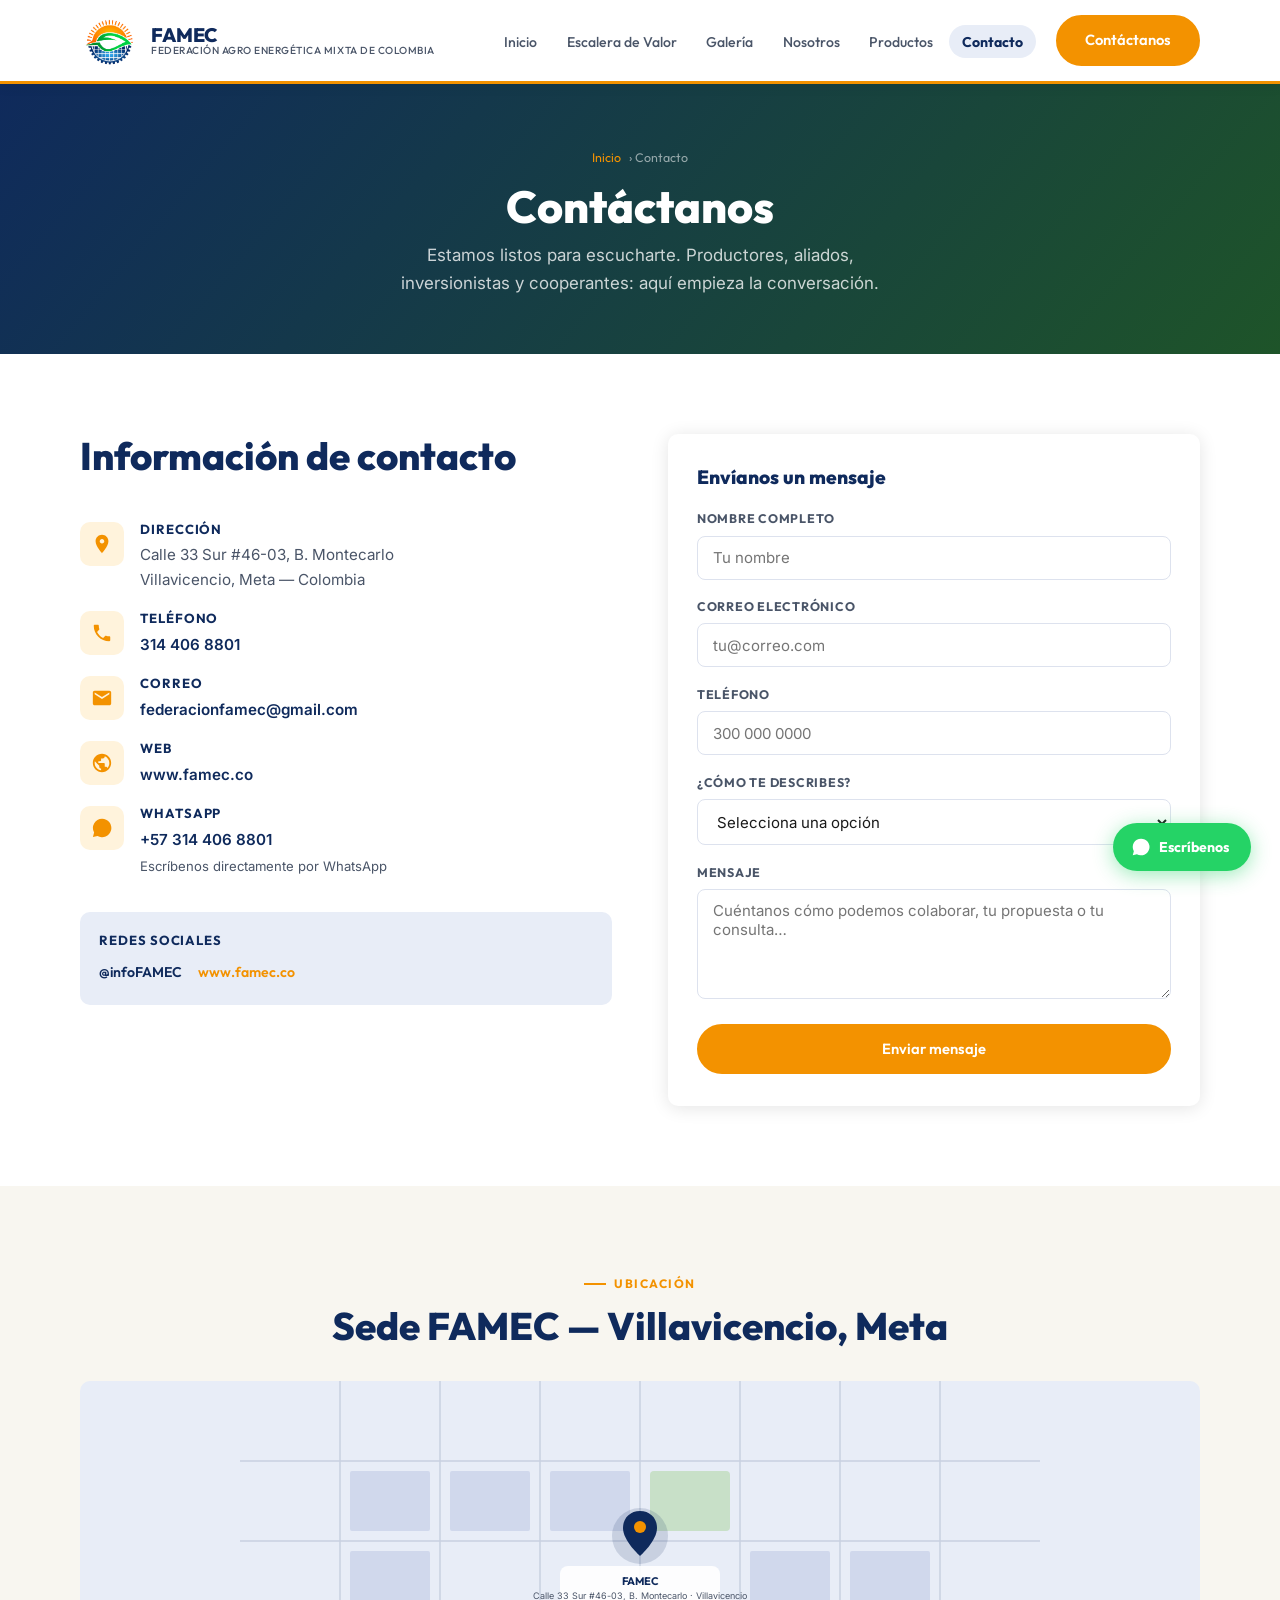
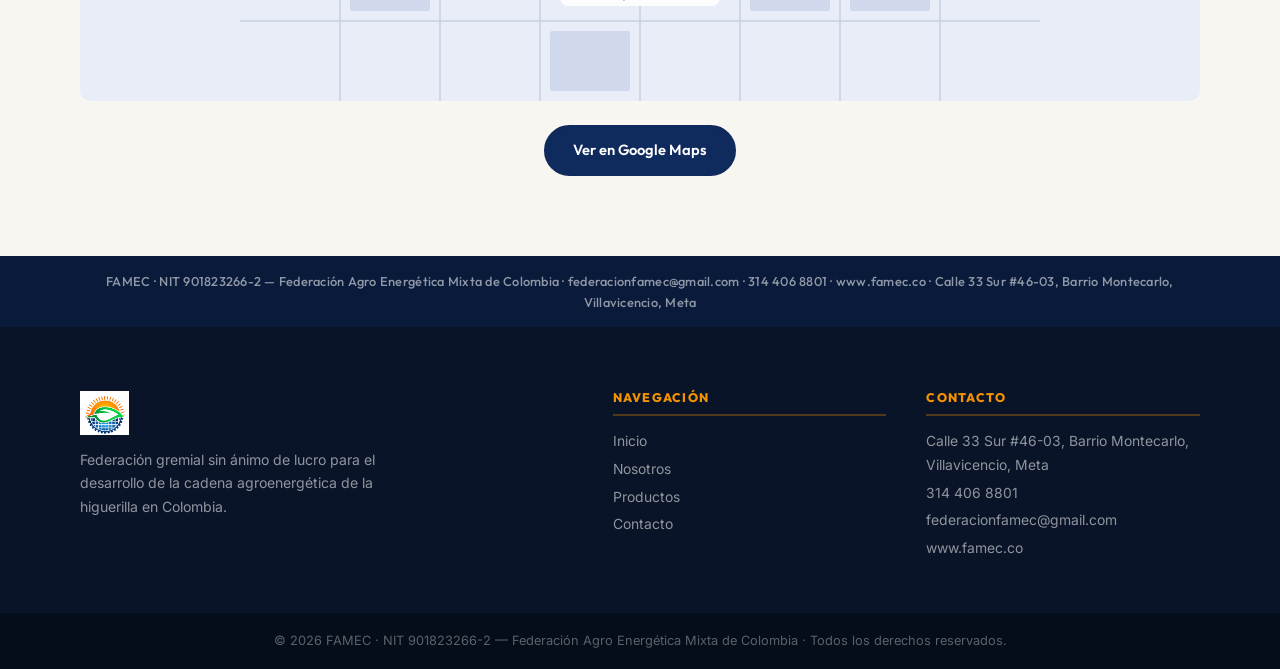
<file: contacto.html>
<!DOCTYPE html>
<html lang="es">
<head>
  <meta charset="UTF-8">
  <meta name="viewport" content="width=device-width, initial-scale=1">
  <title>Contacto — FAMEC</title>
  <meta name="description" content="Contáctanos: FAMEC, Federación Agro Energética Mixta de Colombia. Villavicencio, Meta. federacionfamec@gmail.com · 314 406 8801">
  <!-- VERIFICACION GOOGLE FOR NONPROFITS — reemplaza PEGAR_CODIGO_AQUI con tu código -->
  <meta name="google-site-verification" content="PEGAR_CODIGO_AQUI">
  <link rel="preconnect" href="https://fonts.googleapis.com">
  <link rel="preconnect" href="https://fonts.gstatic.com" crossorigin>
  <link href="https://fonts.googleapis.com/css2?family=Outfit:wght@400;500;600;700;800&family=Inter:wght@400;500;600;700&display=swap" rel="stylesheet">
  <link rel="stylesheet" href="styles.css">
</head>
<body>

<header class="site-header">
  <div class="wrap topbar">
    <a class="logo" href="index.html" aria-label="FAMEC inicio">
      <img src="assets/img/logo-famec.png" alt="FAMEC" style="height:52px;width:auto;">
      <div class="logo-name">FAMEC
        <span>Federación Agro Energética Mixta de Colombia</span>
      </div>
    </a>
    <ul class="nav" id="nav">
      <li><a href="index.html">Inicio</a></li>
      <li><a href="index.html#escalera">Escalera de Valor</a></li>
      <li><a href="index.html#galeria">Galería</a></li>
      <li><a href="nosotros.html">Nosotros</a></li>
      <li><a href="productos.html">Productos</a></li>
      <li class="active"><a href="contacto.html">Contacto</a></li>
    </ul>
    <div class="head-actions">
      <a class="btn btn-orange" href="contacto.html">Contáctanos</a>
      <button class="burger" id="burger" aria-label="Abrir menú"><span></span><span></span><span></span></button>
    </div>
  </div>
</header>

<div class="page-head">
  <div class="wrap">
    <div class="breadcrumb"><a href="index.html">Inicio</a> › Contacto</div>
    <h1>Contáctanos</h1>
    <p>Estamos listos para escucharte. Productores, aliados, inversionistas y cooperantes: aquí empieza la conversación.</p>
  </div>
</div>

<section class="section">
  <div class="wrap">
    <div class="contact-grid reveal">
      <!-- INFO -->
      <div class="contact-info">
        <h2 class="sec-title" style="margin-bottom:1.5rem">Información de contacto</h2>

        <div class="contact-item">
          <div class="contact-icon">
            <svg viewBox="0 0 24 24"><path d="M12 2C8.13 2 5 5.13 5 9c0 5.25 7 13 7 13s7-7.75 7-13c0-3.87-3.13-7-7-7zm0 9.5c-1.38 0-2.5-1.12-2.5-2.5s1.12-2.5 2.5-2.5 2.5 1.12 2.5 2.5-1.12 2.5-2.5 2.5z"/></svg>
          </div>
          <div>
            <h4>Dirección</h4>
            <p>Calle 33 Sur #46-03, B. Montecarlo<br>Villavicencio, Meta — Colombia</p>
          </div>
        </div>

        <div class="contact-item">
          <div class="contact-icon">
            <svg viewBox="0 0 24 24"><path d="M6.62 10.79c1.44 2.83 3.76 5.14 6.59 6.59l2.2-2.2c.27-.27.67-.36 1.02-.24 1.12.37 2.33.57 3.57.57.55 0 1 .45 1 1V20c0 .55-.45 1-1 1-9.39 0-17-7.61-17-17 0-.55.45-1 1-1h3.5c.55 0 1 .45 1 1 0 1.25.2 2.45.57 3.57.11.35.03.74-.25 1.02l-2.2 2.2z"/></svg>
          </div>
          <div>
            <h4>Teléfono</h4>
            <a href="tel:+573144068801">314 406 8801</a>
          </div>
        </div>

        <div class="contact-item">
          <div class="contact-icon">
            <svg viewBox="0 0 24 24"><path d="M20 4H4c-1.1 0-1.99.9-1.99 2L2 18c0 1.1.9 2 2 2h16c1.1 0 2-.9 2-2V6c0-1.1-.9-2-2-2zm0 4l-8 5-8-5V6l8 5 8-5v2z"/></svg>
          </div>
          <div>
            <h4>Correo</h4>
            <a href="mailto:federacionfamec@gmail.com">federacionfamec@gmail.com</a>
          </div>
        </div>

        <div class="contact-item">
          <div class="contact-icon">
            <svg viewBox="0 0 24 24"><path d="M12 2C6.48 2 2 6.48 2 12s4.48 10 10 10 10-4.48 10-10S17.52 2 12 2zm-1 17.93c-3.95-.49-7-3.85-7-7.93 0-.62.08-1.21.21-1.79L9 15v1c0 1.1.9 2 2 2v1.93zm6.9-2.54c-.26-.81-1-1.39-1.9-1.39h-1v-3c0-.55-.45-1-1-1H8v-2h2c.55 0 1-.45 1-1V7h2c1.1 0 2-.9 2-2v-.41c2.93 1.19 5 4.06 5 7.41 0 2.08-.8 3.97-2.1 5.39z"/></svg>
          </div>
          <div>
            <h4>Web</h4>
            <a href="https://www.famec.co" target="_blank" rel="noopener">www.famec.co</a>
          </div>
        </div>

        <div class="contact-item">
          <div class="contact-icon">
            <svg viewBox="0 0 24 24"><path d="M12 2a10 10 0 0 0-8.6 15l-1.3 4.9 5-1.3A10 10 0 1 0 12 2z"/></svg>
          </div>
          <div>
            <h4>WhatsApp</h4>
            <a href="https://api.whatsapp.com/send?phone=573144068801&text=Hola%20FAMEC" target="_blank" rel="noopener">+57 314 406 8801</a>
            <p style="font-size:.82rem; margin-top:.2rem; color:var(--gray)">Escríbenos directamente por WhatsApp</p>
          </div>
        </div>

        <!-- Canales adicionales -->
        <div style="margin-top:1rem; background:var(--navy-light); border-radius:var(--radius); padding:1.3rem 1.2rem;">
          <h4 style="font-family:var(--head); font-size:.82rem; font-weight:700; text-transform:uppercase; letter-spacing:.07em; color:var(--navy); margin-bottom:.8rem;">Redes sociales</h4>
          <div style="display:flex; gap:1rem; flex-wrap:wrap;">
            <a href="#" style="font-family:var(--head); font-size:.88rem; font-weight:600; color:var(--navy);">@infoFAMEC</a>
            <a href="https://www.famec.co" target="_blank" rel="noopener" style="font-family:var(--head); font-size:.88rem; font-weight:600; color:var(--orange);">www.famec.co</a>
          </div>
        </div>
      </div>

      <!-- FORMULARIO -->
      <div class="contact-form reveal">
        <h3>Envíanos un mensaje</h3>
        <form action="mailto:federacionfamec@gmail.com" method="post" enctype="text/plain">
          <div class="form-group">
            <label for="nombre">Nombre completo</label>
            <input type="text" id="nombre" name="nombre" placeholder="Tu nombre" required>
          </div>
          <div class="form-group">
            <label for="email">Correo electrónico</label>
            <input type="email" id="email" name="email" placeholder="tu@correo.com" required>
          </div>
          <div class="form-group">
            <label for="telefono">Teléfono</label>
            <input type="tel" id="telefono" name="telefono" placeholder="300 000 0000">
          </div>
          <div class="form-group">
            <label for="tipo">¿Cómo te describes?</label>
            <select id="tipo" name="tipo">
              <option value="">Selecciona una opción</option>
              <option>Productor rural</option>
              <option>Cooperativa / JAC</option>
              <option>Aliado técnico / Universidad</option>
              <option>Inversionista</option>
              <option>Periodista / Prensa</option>
              <option>Otro</option>
            </select>
          </div>
          <div class="form-group">
            <label for="mensaje">Mensaje</label>
            <textarea id="mensaje" name="mensaje" placeholder="Cuéntanos cómo podemos colaborar, tu propuesta o tu consulta…" required></textarea>
          </div>
          <button type="submit" class="btn btn-orange" style="width:100%; justify-content:center; padding:.85rem">
            Enviar mensaje
          </button>
        </form>
      </div>
    </div>
  </div>
</section>

<!-- ── MAPA / UBICACIÓN ── -->
<section class="section section-cream">
  <div class="wrap">
    <div class="reveal" style="text-align:center; margin-bottom:2rem">
      <p class="sec-label sec-label-orange" style="justify-content:center">Ubicación</p>
      <h2 class="sec-title">Sede FAMEC — Villavicencio, Meta</h2>
    </div>
    <div style="background:var(--navy-light); border-radius:var(--radius); overflow:hidden; height:320px; display:flex; align-items:center; justify-content:center; position:relative;" class="reveal">
      <!-- Placeholder mapa estilizado -->
      <svg viewBox="0 0 800 320" xmlns="http://www.w3.org/2000/svg" style="width:100%; height:100%">
        <rect width="800" height="320" fill="#e8edf7"/>
        <!-- Cuadrícula de calles simple -->
        <g stroke="#c8d0e0" stroke-width="1.5" fill="none">
          <line x1="0" y1="80" x2="800" y2="80"/>
          <line x1="0" y1="160" x2="800" y2="160"/>
          <line x1="0" y1="240" x2="800" y2="240"/>
          <line x1="100" y1="0" x2="100" y2="320"/>
          <line x1="200" y1="0" x2="200" y2="320"/>
          <line x1="300" y1="0" x2="300" y2="320"/>
          <line x1="400" y1="0" x2="400" y2="320"/>
          <line x1="500" y1="0" x2="500" y2="320"/>
          <line x1="600" y1="0" x2="600" y2="320"/>
          <line x1="700" y1="0" x2="700" y2="320"/>
        </g>
        <!-- Bloques de manzanas -->
        <rect x="110" y="90" width="80" height="60" fill="#d0d8ec" rx="2"/>
        <rect x="210" y="90" width="80" height="60" fill="#d0d8ec" rx="2"/>
        <rect x="310" y="90" width="80" height="60" fill="#d0d8ec" rx="2"/>
        <rect x="510" y="170" width="80" height="60" fill="#d0d8ec" rx="2"/>
        <rect x="610" y="170" width="80" height="60" fill="#d0d8ec" rx="2"/>
        <rect x="110" y="170" width="80" height="60" fill="#d0d8ec" rx="2"/>
        <rect x="310" y="250" width="80" height="60" fill="#d0d8ec" rx="2"/>
        <!-- Parque / zona verde -->
        <rect x="410" y="90" width="80" height="60" fill="#c8e0c8" rx="4"/>
        <!-- PIN marcador -->
        <circle cx="400" cy="155" r="28" fill="rgba(15,42,92,.15)"/>
        <path d="M400 130 C390 130 383 137 383 147 C383 160 400 175 400 175 C400 175 417 160 417 147 C417 137 410 130 400 130Z" fill="#0F2A5C"/>
        <circle cx="400" cy="146" r="6" fill="#F39200"/>
        <!-- Etiqueta -->
        <rect x="320" y="185" width="160" height="40" rx="8" fill="white" opacity=".9"/>
        <text x="400" y="204" text-anchor="middle" font-family="Outfit, sans-serif" font-size="11" font-weight="700" fill="#0F2A5C">FAMEC</text>
        <text x="400" y="218" text-anchor="middle" font-family="Inter, sans-serif" font-size="9" fill="#4A5568">Calle 33 Sur #46-03, B. Montecarlo · Villavicencio</text>
      </svg>
    </div>
    <div style="text-align:center; margin-top:1.5rem">
      <a class="btn btn-navy" href="https://maps.google.com/?q=Calle+33+Sur+46-03+Barrio+Montecarlo+Villavicencio+Meta+Colombia" target="_blank" rel="noopener">Ver en Google Maps</a>
    </div>
  </div>
</section>

<div class="objeto-strip">
  <div class="wrap">
    <p>FAMEC · NIT 901823266-2 — Federación Agro Energética Mixta de Colombia · federacionfamec@gmail.com · 314 406 8801 · www.famec.co · Calle 33 Sur #46-03, Barrio Montecarlo, Villavicencio, Meta</p>
  </div>
</div>

<footer class="site-footer">
  <div class="foot-top">
    <div class="wrap">
      <div class="foot-grid">
        <div class="foot-brand">
          <img src="assets/img/logo-famec.png" alt="FAMEC" style="height:44px;width:auto;margin-bottom:.8rem;">
          <p>Federación gremial sin ánimo de lucro para el desarrollo de la cadena agroenergética de la higuerilla en Colombia.</p>
        </div>
        <div class="foot-col">
          <h4>Navegación</h4>
          <a href="index.html">Inicio</a>
          <a href="nosotros.html">Nosotros</a>
          <a href="productos.html">Productos</a>
          <a href="contacto.html">Contacto</a>
        </div>
        <div class="foot-col">
          <h4>Contacto</h4>
          <p>Calle 33 Sur #46-03, Barrio Montecarlo, Villavicencio, Meta</p>
          <a href="tel:+573144068801">314 406 8801</a>
          <a href="mailto:federacionfamec@gmail.com">federacionfamec@gmail.com</a>
          <a href="https://www.famec.co" target="_blank">www.famec.co</a>
        </div>
      </div>
    </div>
  </div>
  <div class="foot-bottom">
    <div class="wrap">
      © <span id="year"></span> FAMEC · NIT 901823266-2 — Federación Agro Energética Mixta de Colombia · Todos los derechos reservados.
    </div>
  </div>
</footer>

<a class="float-wa" href="https://api.whatsapp.com/send?phone=573144068801&text=Hola%20FAMEC%2C%20quiero%20información" target="_blank" rel="noopener">
  <svg viewBox="0 0 24 24"><path d="M12 2a10 10 0 0 0-8.6 15l-1.3 4.9 5-1.3A10 10 0 1 0 12 2z"/></svg>
  Escríbenos
</a>

<script src="main.js"></script>
</body>
</html>
</file>
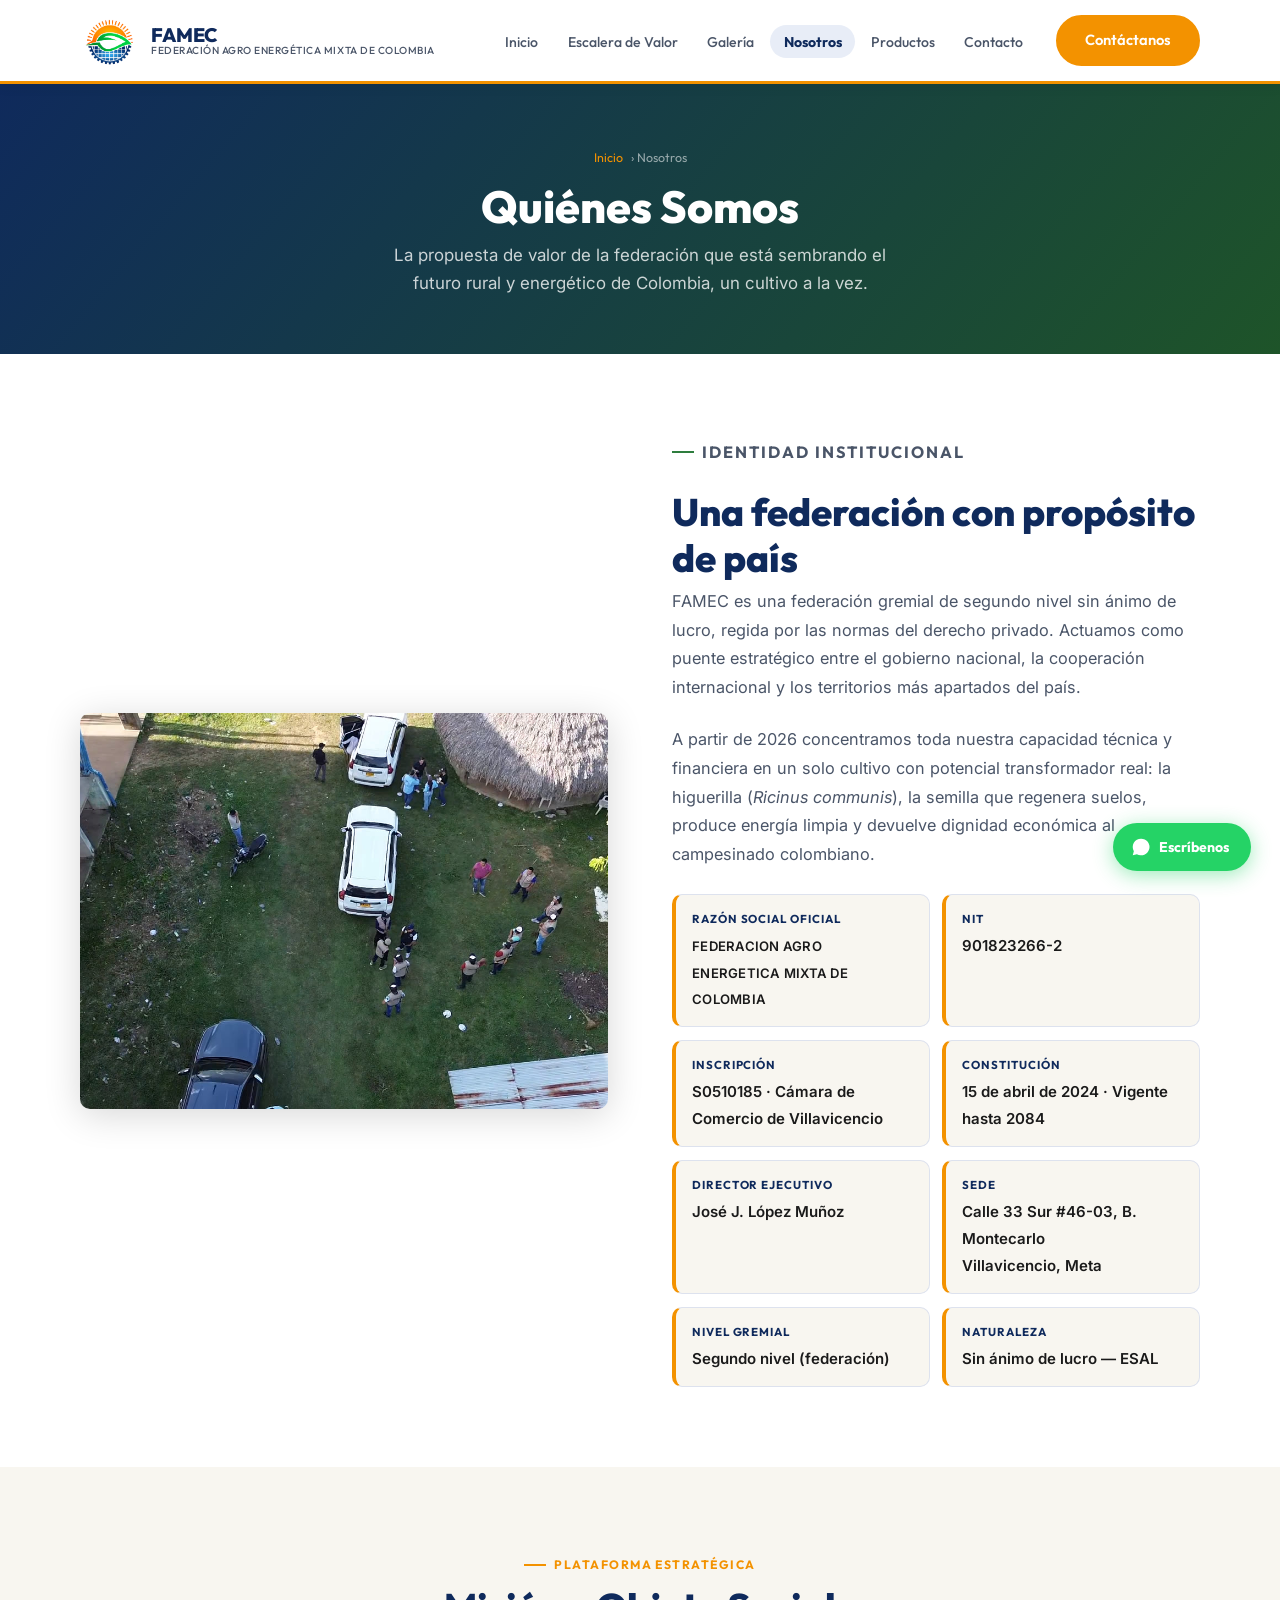
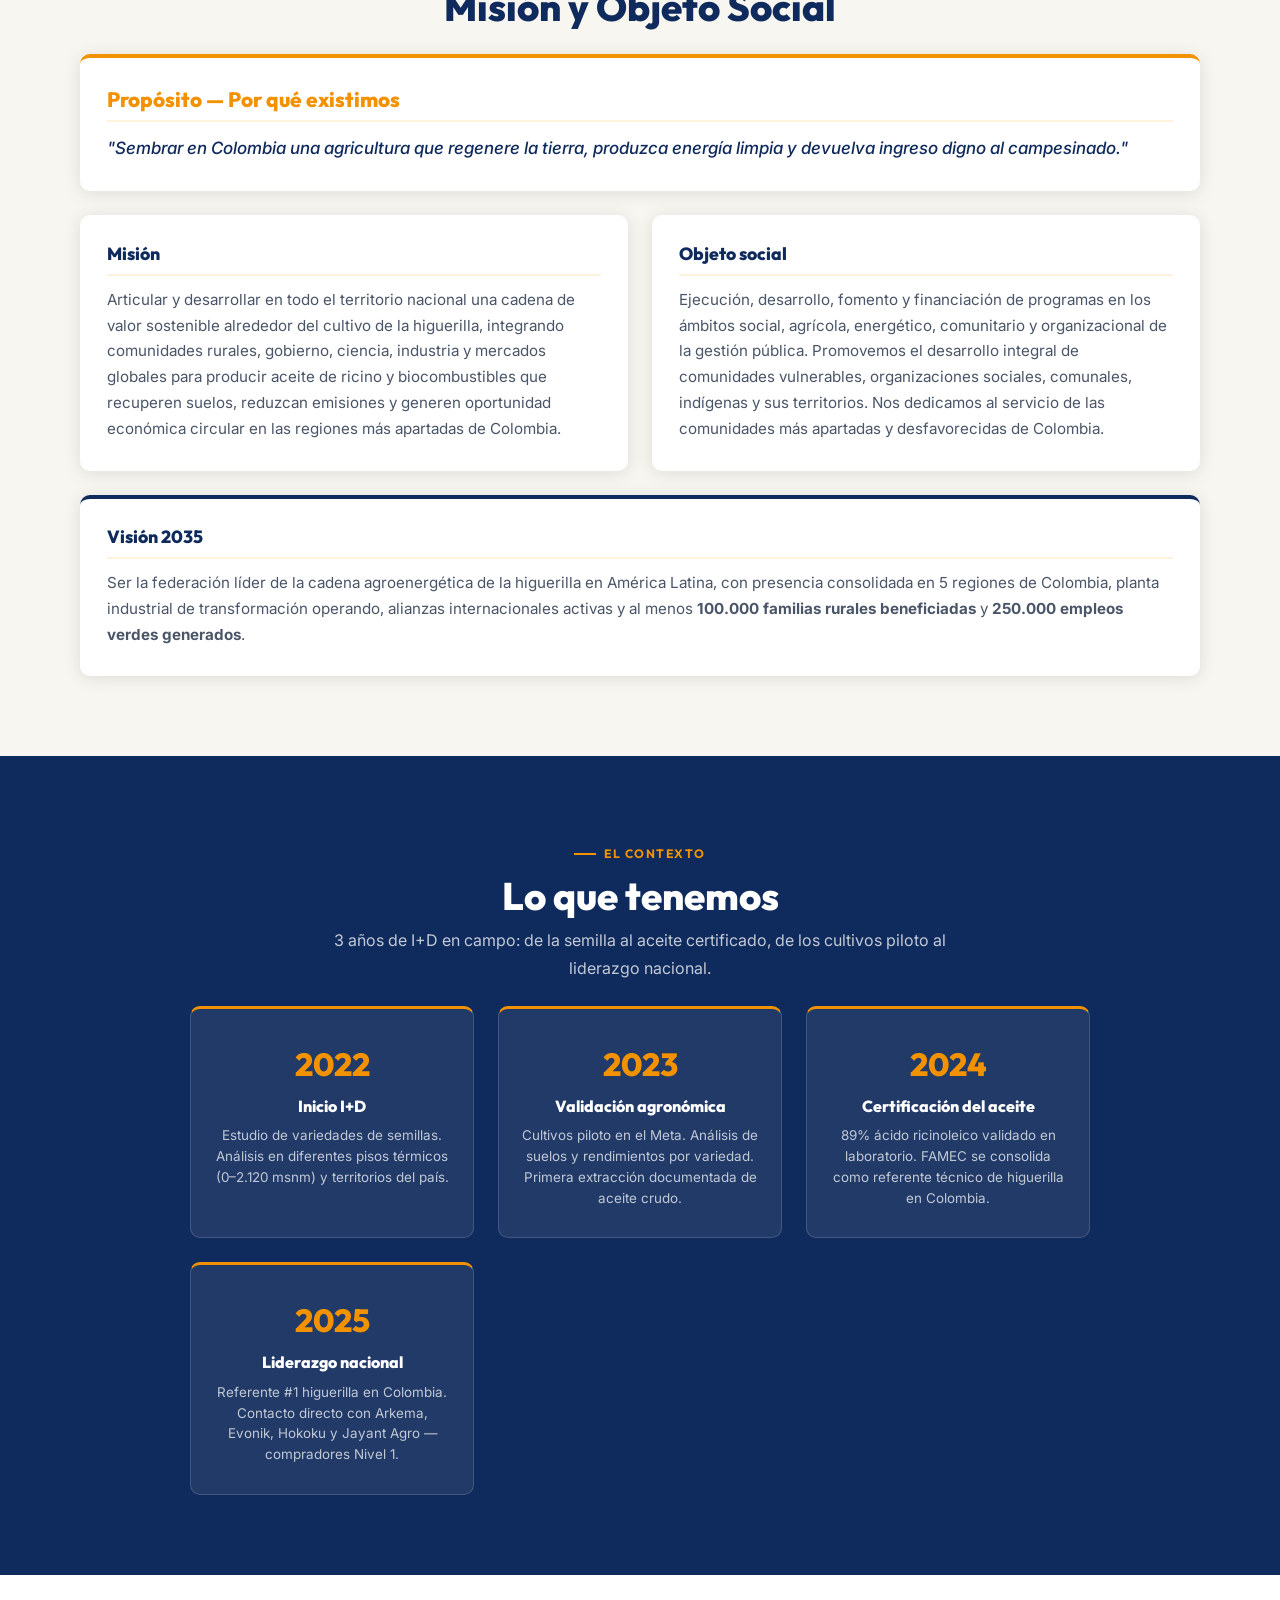
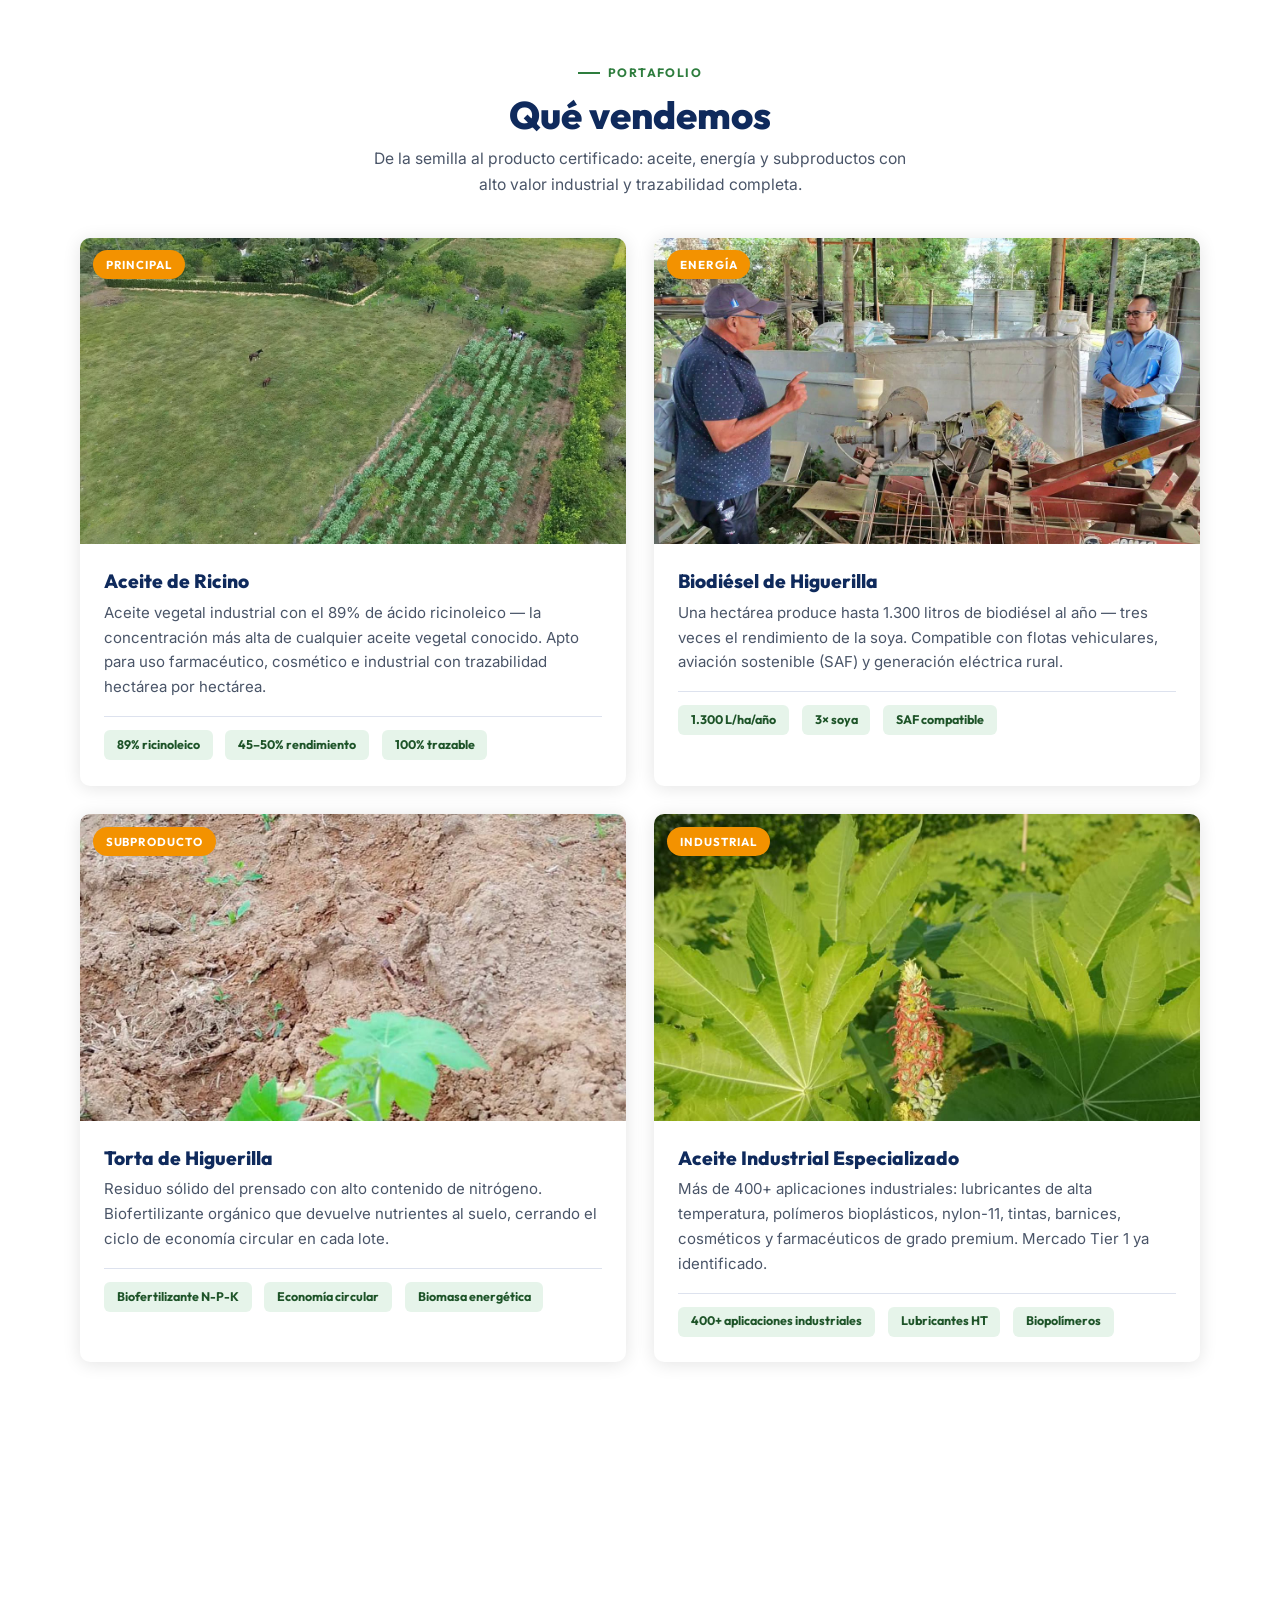
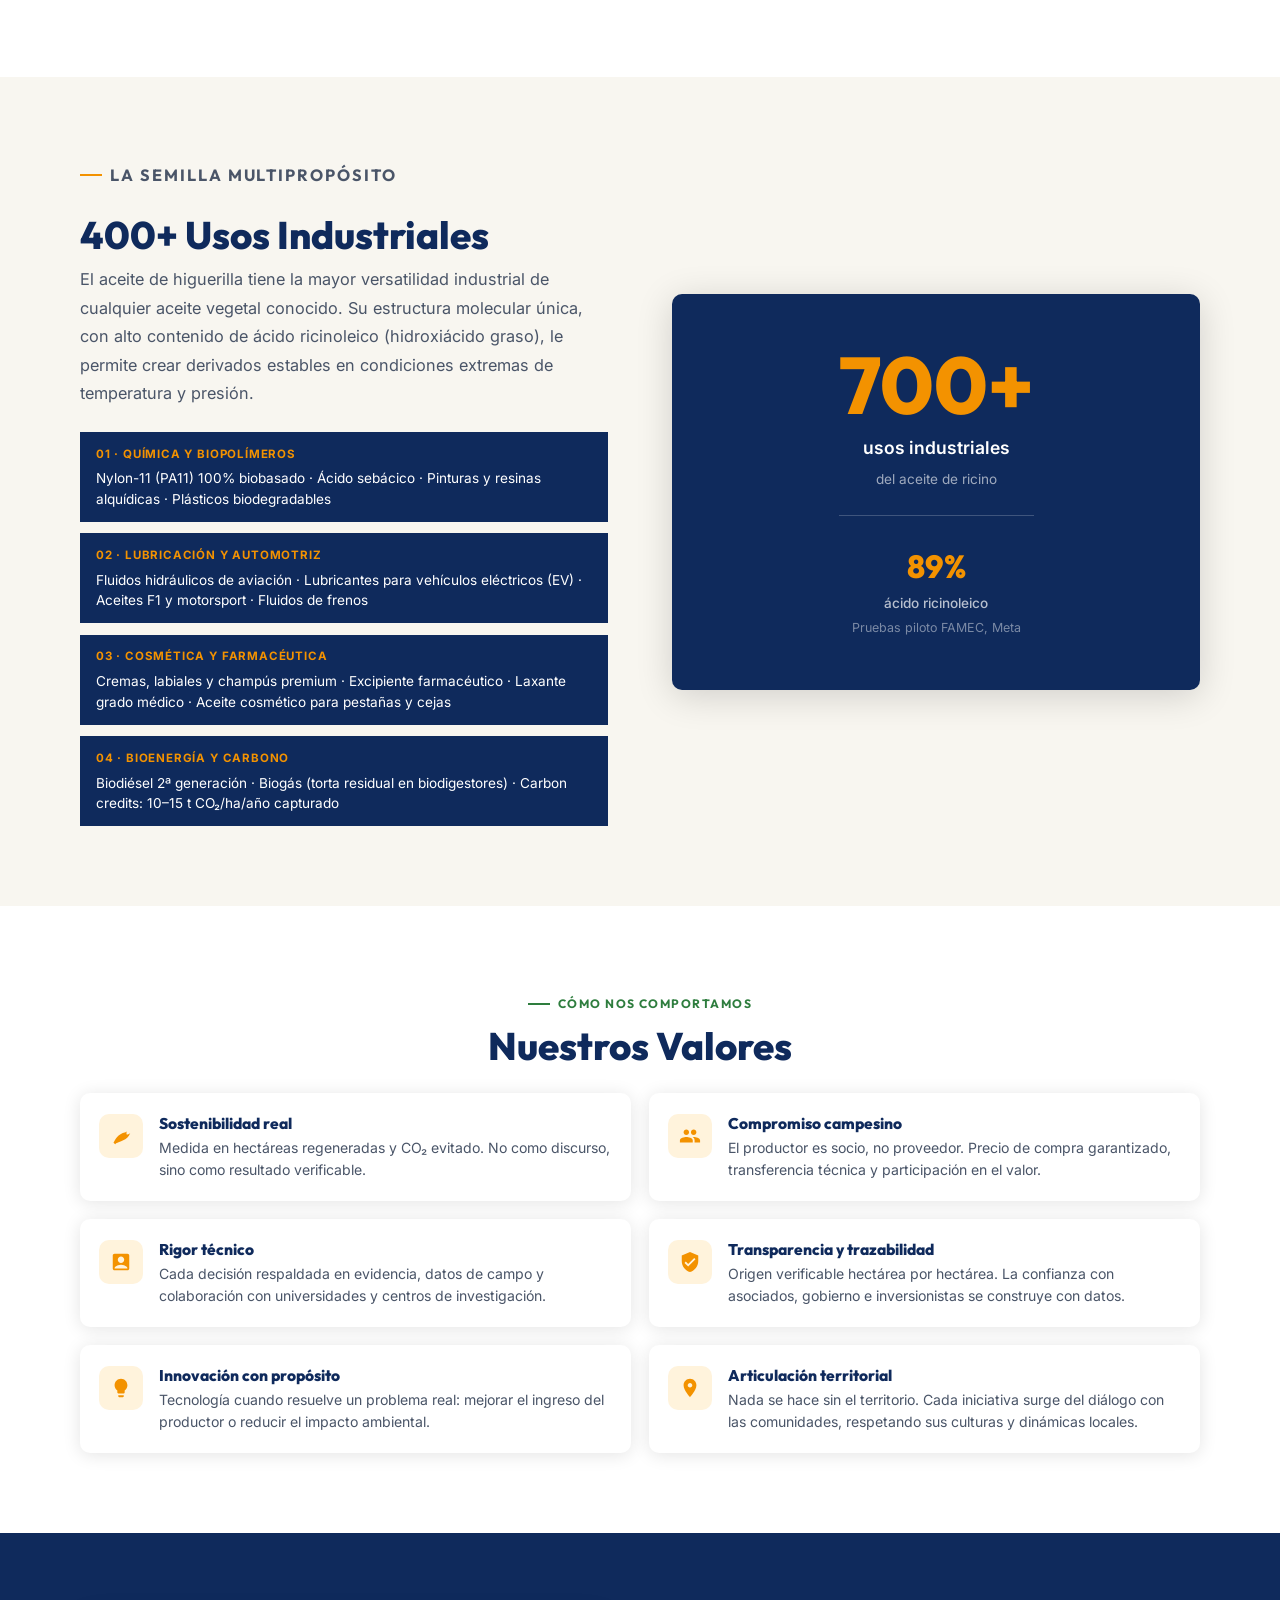
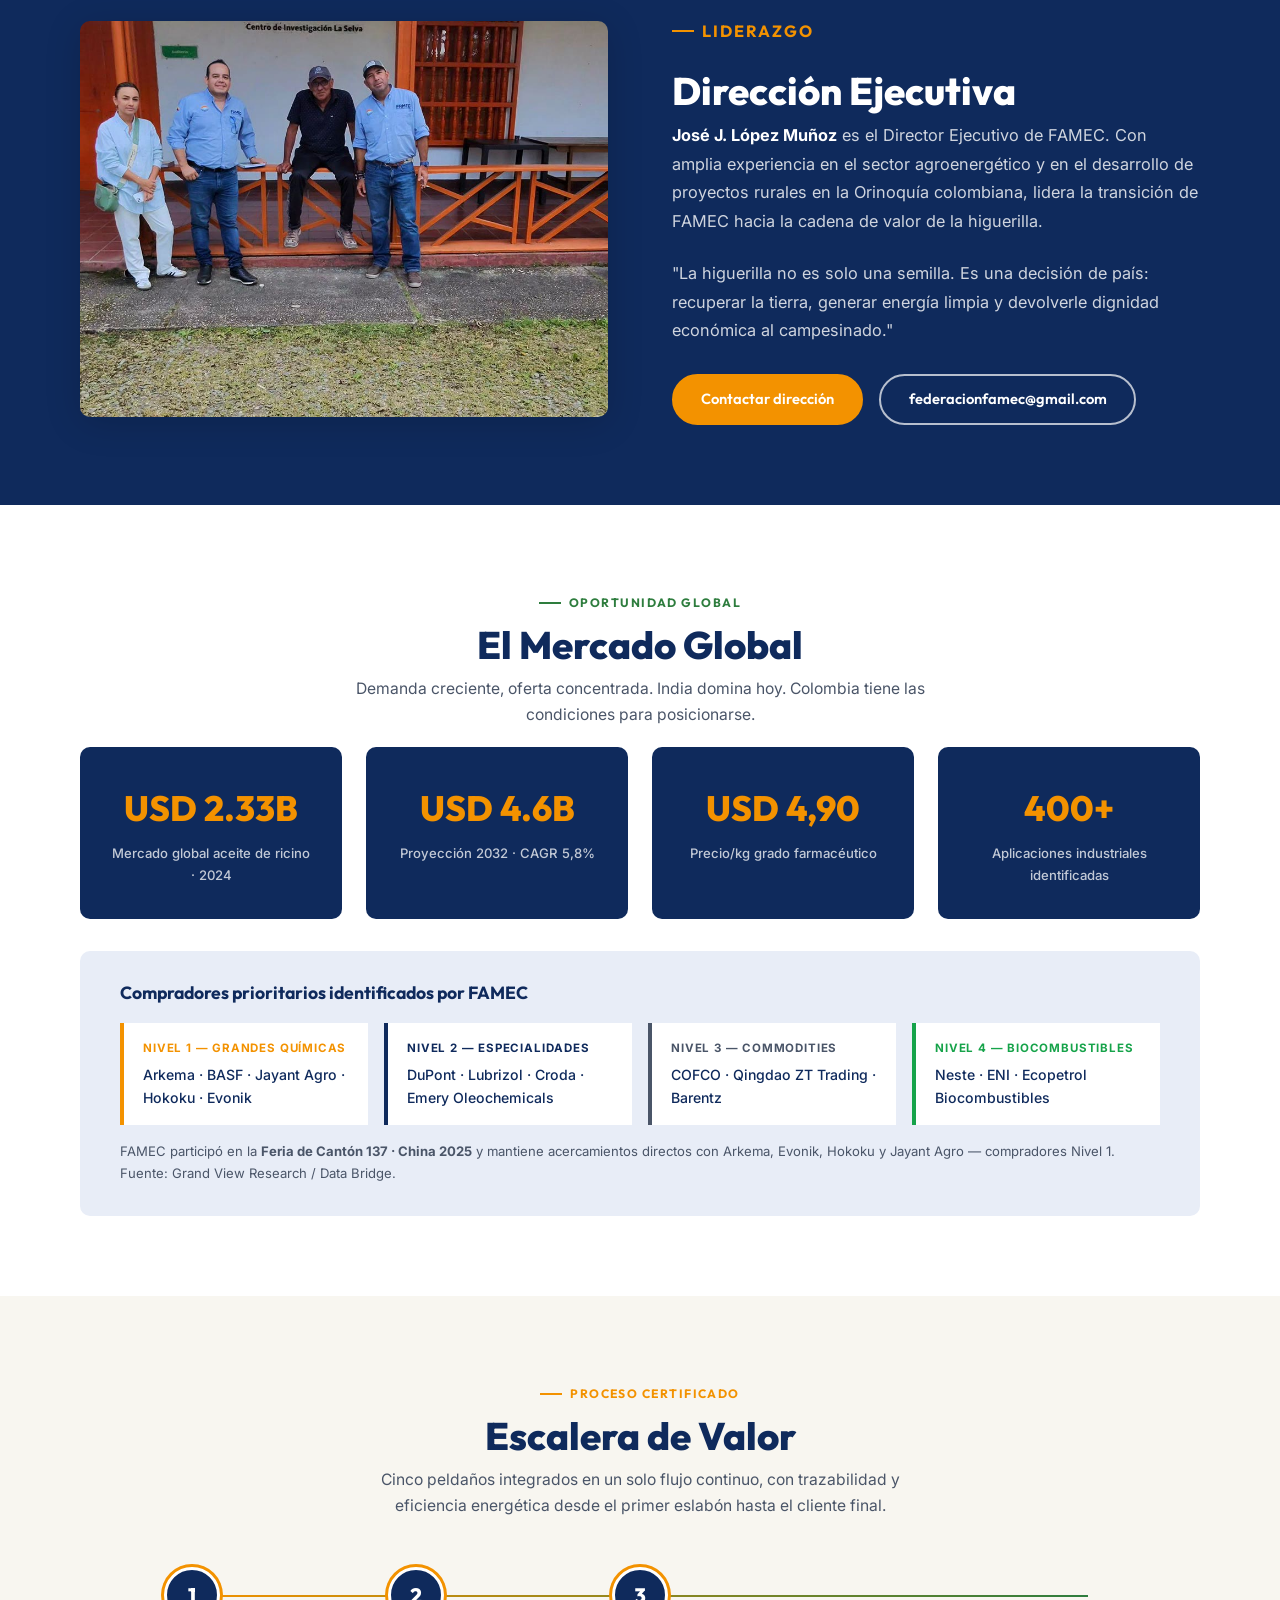
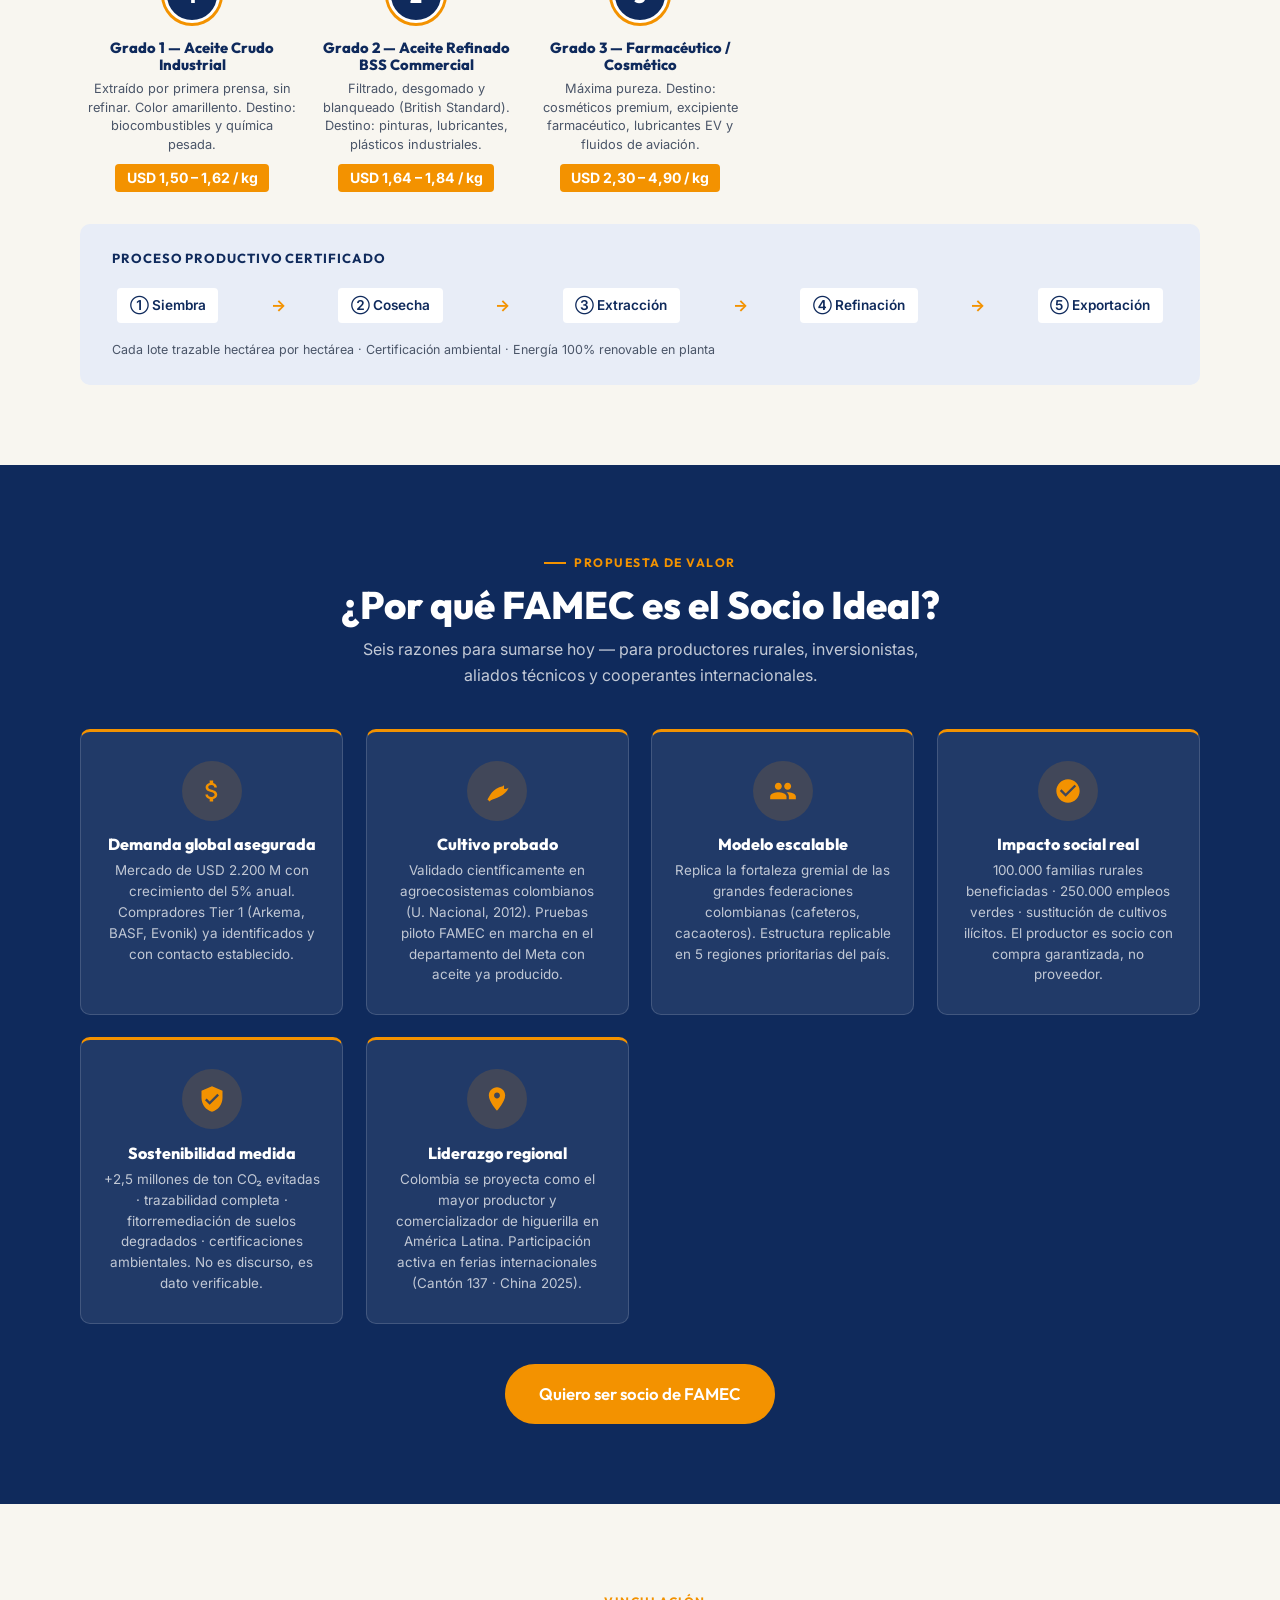
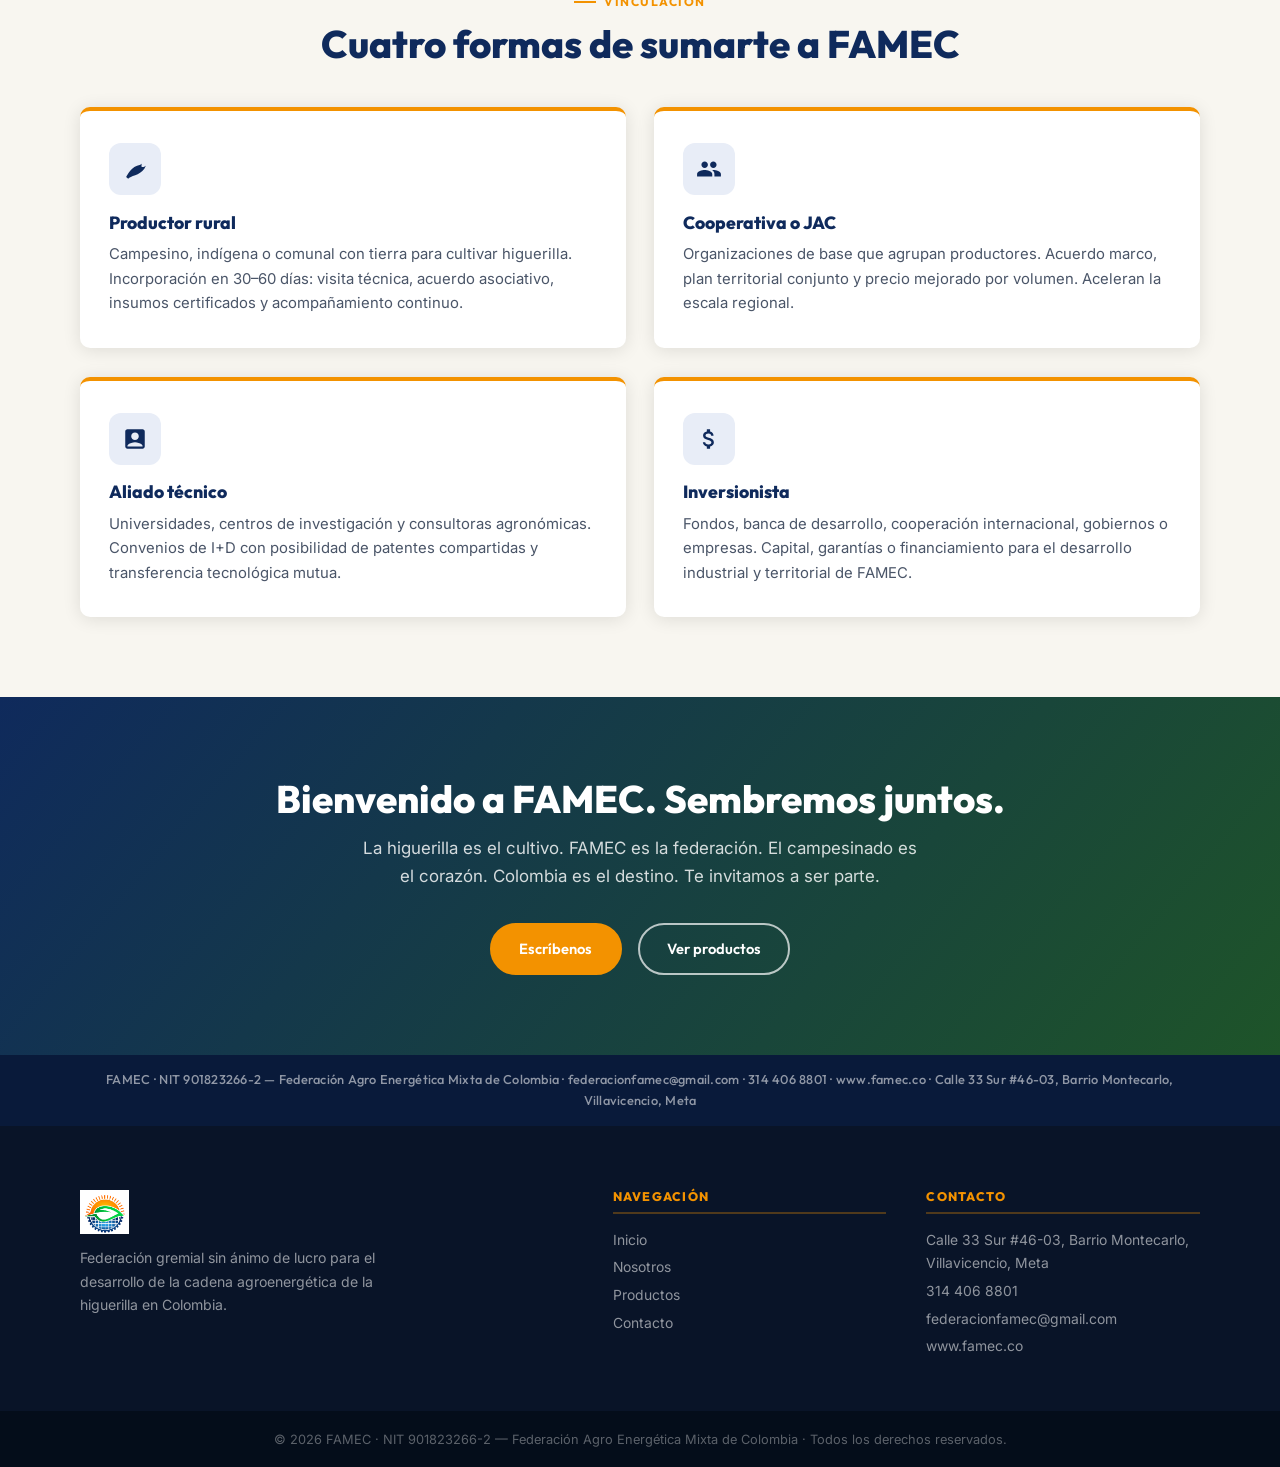
<file: nosotros.html>
<!DOCTYPE html>
<html lang="es">
<head>
  <meta charset="UTF-8">
  <meta name="viewport" content="width=device-width, initial-scale=1">
  <title>Nosotros — FAMEC · Propuesta de Valor</title>
  <meta name="description" content="Conoce a FAMEC: misión, objeto social, lo que tenemos, qué vendemos, mercado global y por qué somos el socio ideal para la cadena agroenergética de la higuerilla en Colombia.">
  <!-- VERIFICACION GOOGLE FOR NONPROFITS -->
  <meta name="google-site-verification" content="PEGAR_CODIGO_AQUI">
  <link rel="preconnect" href="https://fonts.googleapis.com">
  <link rel="preconnect" href="https://fonts.gstatic.com" crossorigin>
  <link href="https://fonts.googleapis.com/css2?family=Outfit:wght@400;500;600;700;800&family=Inter:wght@400;500;600;700&display=swap" rel="stylesheet">
  <link rel="stylesheet" href="styles.css">
</head>
<body>

<header class="site-header">
  <div class="wrap topbar">
    <a class="logo" href="index.html" aria-label="FAMEC inicio">
      <img src="assets/img/logo-famec.png" alt="FAMEC" style="height:52px;width:auto;">
      <div class="logo-name">FAMEC
        <span>Federación Agro Energética Mixta de Colombia</span>
      </div>
    </a>
    <ul class="nav" id="nav">
      <li><a href="index.html">Inicio</a></li>
      <li><a href="index.html#escalera">Escalera de Valor</a></li>
      <li><a href="index.html#galeria">Galería</a></li>
      <li class="active"><a href="nosotros.html">Nosotros</a></li>
      <li><a href="productos.html">Productos</a></li>
      <li><a href="contacto.html">Contacto</a></li>
    </ul>
    <div class="head-actions">
      <a class="btn btn-orange" href="contacto.html">Contáctanos</a>
      <button class="burger" id="burger" aria-label="Abrir menú"><span></span><span></span><span></span></button>
    </div>
  </div>
</header>

<div class="page-head">
  <div class="wrap">
    <div class="breadcrumb"><a href="index.html">Inicio</a> › Nosotros</div>
    <h1>Quiénes Somos</h1>
    <p>La propuesta de valor de la federación que está sembrando el futuro rural y energético de Colombia, un cultivo a la vez.</p>
  </div>
</div>

<!-- ══ 1. IDENTIDAD ══════════════════════════════════════════════════ -->
<section class="section" id="identidad">
  <div class="wrap">
    <div class="about-split">
      <div class="about-photo reveal">
        <img src="assets/img/evento-3.jpg" alt="FAMEC en territorio — jornada con productores">
      </div>
      <div class="about-text reveal">
        <p class="sec-label">Identidad institucional</p>
        <h2 class="sec-title">Una federación con propósito de país</h2>
        <p>FAMEC es una federación gremial de segundo nivel sin ánimo de lucro, regida por las normas del derecho privado. Actuamos como puente estratégico entre el gobierno nacional, la cooperación internacional y los territorios más apartados del país.</p>
        <p>A partir de 2026 concentramos toda nuestra capacidad técnica y financiera en un solo cultivo con potencial transformador real: la higuerilla (<em>Ricinus communis</em>), la semilla que regenera suelos, produce energía limpia y devuelve dignidad económica al campesinado colombiano.</p>
        <div class="about-datos">
          <div class="about-dato">
            <strong>Razón social oficial</strong>
            <span style="font-size:.82rem;letter-spacing:.02em">FEDERACION AGRO ENERGETICA MIXTA DE COLOMBIA</span>
          </div>
          <div class="about-dato"><strong>NIT</strong><span>901823266-2</span></div>
          <div class="about-dato"><strong>Inscripción</strong><span>S0510185 · Cámara de Comercio de Villavicencio</span></div>
          <div class="about-dato"><strong>Constitución</strong><span>15 de abril de 2024 · Vigente hasta 2084</span></div>
          <div class="about-dato"><strong>Director Ejecutivo</strong><span>José J. López Muñoz</span></div>
          <div class="about-dato"><strong>Sede</strong><span>Calle 33 Sur #46-03, B. Montecarlo<br>Villavicencio, Meta</span></div>
          <div class="about-dato"><strong>Nivel gremial</strong><span>Segundo nivel (federación)</span></div>
          <div class="about-dato"><strong>Naturaleza</strong><span>Sin ánimo de lucro — ESAL</span></div>
        </div>
      </div>
    </div>
  </div>
</section>

<!-- ══ 2. MISIÓN Y OBJETO SOCIAL (hoja 2) ════════════════════════════ -->
<section class="section section-cream" id="mision">
  <div class="wrap">
    <div class="reveal" style="text-align:center; margin-bottom:1.2rem">
      <p class="sec-label sec-label-orange" style="justify-content:center">Plataforma estratégica</p>
      <h2 class="sec-title">Misión y Objeto Social</h2>
    </div>
    <div class="mv-grid reveal">
      <div class="mv-card" style="border-top:4px solid var(--orange); grid-column:span 2">
        <h3 style="font-size:1.3rem; color:var(--orange)">Propósito — Por qué existimos</h3>
        <p style="font-size:1.06rem; font-style:italic; color:var(--navy); font-weight:500; margin-top:.5rem">"Sembrar en Colombia una agricultura que regenere la tierra, produzca energía limpia y devuelva ingreso digno al campesinado."</p>
      </div>
      <div class="mv-card">
        <h3>Misión</h3>
        <p>Articular y desarrollar en todo el territorio nacional una cadena de valor sostenible alrededor del cultivo de la higuerilla, integrando comunidades rurales, gobierno, ciencia, industria y mercados globales para producir aceite de ricino y biocombustibles que recuperen suelos, reduzcan emisiones y generen oportunidad económica circular en las regiones más apartadas de Colombia.</p>
      </div>
      <div class="mv-card">
        <h3>Objeto social</h3>
        <p>Ejecución, desarrollo, fomento y financiación de programas en los ámbitos social, agrícola, energético, comunitario y organizacional de la gestión pública. Promovemos el desarrollo integral de comunidades vulnerables, organizaciones sociales, comunales, indígenas y sus territorios. Nos dedicamos al servicio de las comunidades más apartadas y desfavorecidas de Colombia.</p>
      </div>
      <div class="mv-card" style="border-top:4px solid var(--navy); grid-column:span 2">
        <h3>Visión 2035</h3>
        <p>Ser la federación líder de la cadena agroenergética de la higuerilla en América Latina, con presencia consolidada en 5 regiones de Colombia, planta industrial de transformación operando, alianzas internacionales activas y al menos <strong>100.000 familias rurales beneficiadas</strong> y <strong>250.000 empleos verdes generados</strong>.</p>
      </div>
    </div>
  </div>
</section>

<!-- ══ 3. LO QUE TENEMOS (hoja 3) ════════════════════════════════════ -->
<section class="section section-navy" id="contexto">
  <div class="wrap">
    <div class="reveal" style="text-align:center; margin-bottom:1.5rem">
      <p class="sec-label" style="justify-content:center">El contexto</p>
      <h2 class="sec-title">Lo que tenemos</h2>
      <p style="color:rgba(255,255,255,.75); max-width:620px; margin:.5rem auto 0; font-size:1rem; line-height:1.7">3 años de I+D en campo: de la semilla al aceite certificado, de los cultivos piloto al liderazgo nacional.</p>
    </div>
    <div class="reveal" style="display:grid; grid-template-columns:repeat(auto-fit,minmax(220px,1fr)); gap:1.5rem; max-width:900px; margin:0 auto">
      <div class="pilar-card" style="text-align:center">
        <div style="font-size:2rem; font-weight:800; color:var(--orange); font-family:var(--head)">2022</div>
        <h3 style="margin:.4rem 0 .6rem">Inicio I+D</h3>
        <p>Estudio de variedades de semillas. Análisis en diferentes pisos térmicos (0–2.120 msnm) y territorios del país.</p>
      </div>
      <div class="pilar-card" style="text-align:center">
        <div style="font-size:2rem; font-weight:800; color:var(--orange); font-family:var(--head)">2023</div>
        <h3 style="margin:.4rem 0 .6rem">Validación agronómica</h3>
        <p>Cultivos piloto en el Meta. Análisis de suelos y rendimientos por variedad. Primera extracción documentada de aceite crudo.</p>
      </div>
      <div class="pilar-card" style="text-align:center">
        <div style="font-size:2rem; font-weight:800; color:var(--orange); font-family:var(--head)">2024</div>
        <h3 style="margin:.4rem 0 .6rem">Certificación del aceite</h3>
        <p>89% ácido ricinoleico validado en laboratorio. FAMEC se consolida como referente técnico de higuerilla en Colombia.</p>
      </div>
      <div class="pilar-card" style="text-align:center">
        <div style="font-size:2rem; font-weight:800; color:var(--orange); font-family:var(--head)">2025</div>
        <h3 style="margin:.4rem 0 .6rem">Liderazgo nacional</h3>
        <p>Referente #1 higuerilla en Colombia. Contacto directo con Arkema, Evonik, Hokoku y Jayant Agro — compradores Nivel 1.</p>
      </div>
    </div>
  </div>
</section>

<!-- ══ 4. QUÉ VENDEMOS (hoja 4) ══════════════════════════════════════ -->
<section class="section" id="que-vendemos">
  <div class="wrap">
    <div class="reveal" style="text-align:center; margin-bottom:.5rem">
      <p class="sec-label" style="justify-content:center">Portafolio</p>
      <h2 class="sec-title">Qué vendemos</h2>
      <p style="color:var(--gray); max-width:560px; margin:.5rem auto 0; font-size:.98rem">De la semilla al producto certificado: aceite, energía y subproductos con alto valor industrial y trazabilidad completa.</p>
    </div>
    <div class="productos-grid reveal">
      <div class="producto-card">
        <div class="producto-img">
          <img src="assets/img/aerial-2.jpg" alt="Aceite de ricino FAMEC">
          <span class="producto-badge">Principal</span>
        </div>
        <div class="producto-body">
          <h3>Aceite de Ricino</h3>
          <p>Aceite vegetal industrial con el 89% de ácido ricinoleico — la concentración más alta de cualquier aceite vegetal conocido. Apto para uso farmacéutico, cosmético e industrial con trazabilidad hectárea por hectárea.</p>
          <div class="producto-stats">
            <span class="prod-stat">89% ricinoleico</span>
            <span class="prod-stat">45–50% rendimiento</span>
            <span class="prod-stat">100% trazable</span>
          </div>
        </div>
      </div>
      <div class="producto-card">
        <div class="producto-img">
          <img src="assets/img/proceso-2.jpg" alt="Biodiésel de higuerilla">
          <span class="producto-badge">Energía</span>
        </div>
        <div class="producto-body">
          <h3>Biodiésel de Higuerilla</h3>
          <p>Una hectárea produce hasta 1.300 litros de biodiésel al año — tres veces el rendimiento de la soya. Compatible con flotas vehiculares, aviación sostenible (SAF) y generación eléctrica rural.</p>
          <div class="producto-stats">
            <span class="prod-stat">1.300 L/ha/año</span>
            <span class="prod-stat">3× soya</span>
            <span class="prod-stat">SAF compatible</span>
          </div>
        </div>
      </div>
      <div class="producto-card">
        <div class="producto-img">
          <img src="assets/img/siembra-1.jpg" alt="Torta de higuerilla biofertilizante">
          <span class="producto-badge">Subproducto</span>
        </div>
        <div class="producto-body">
          <h3>Torta de Higuerilla</h3>
          <p>Residuo sólido del prensado con alto contenido de nitrógeno. Biofertilizante orgánico que devuelve nutrientes al suelo, cerrando el ciclo de economía circular en cada lote.</p>
          <div class="producto-stats">
            <span class="prod-stat">Biofertilizante N-P-K</span>
            <span class="prod-stat">Economía circular</span>
            <span class="prod-stat">Biomasa energética</span>
          </div>
        </div>
      </div>
      <div class="producto-card">
        <div class="producto-img">
          <img src="assets/img/planta-2.jpg" alt="Planta extractora FAMEC">
          <span class="producto-badge">Industrial</span>
        </div>
        <div class="producto-body">
          <h3>Aceite Industrial Especializado</h3>
          <p>Más de 400+ aplicaciones industriales: lubricantes de alta temperatura, polímeros bioplásticos, nylon-11, tintas, barnices, cosméticos y farmacéuticos de grado premium. Mercado Tier 1 ya identificado.</p>
          <div class="producto-stats">
            <span class="prod-stat">400+ aplicaciones industriales</span>
            <span class="prod-stat">Lubricantes HT</span>
            <span class="prod-stat">Biopolímeros</span>
          </div>
        </div>
      </div>
    </div>
    <!-- Planta extractora -->
    <div class="reveal" style="margin-top:2.5rem; background:var(--navy-light); border-radius:var(--radius); padding:2rem 2.5rem; display:flex; gap:2rem; flex-wrap:wrap; align-items:center;">
      <div style="flex:1; min-width:220px">
        <p class="sec-label sec-label-orange">Infraestructura</p>
        <h3 style="font-family:var(--head); font-size:1.35rem; color:var(--navy); margin:.3rem 0 .8rem">Planta Extractora FAMEC</h3>
        <p style="color:var(--gray); font-size:.95rem">Centro agroenergético en el departamento del Meta, actualmente en fase de diseño y construcción. Energía 100% renovable (solar + biogás).</p>
      </div>
      <div style="display:flex; gap:1.5rem; flex-wrap:wrap; justify-content:center">
        <div style="text-align:center; padding:.8rem 1.2rem; background:#fff; border-radius:var(--radius-sm); min-width:90px">
          <div style="font-size:1.5rem; font-weight:800; color:var(--navy); font-family:var(--head)">30.000</div>
          <div style="font-size:.75rem; color:var(--gray); font-weight:600; text-transform:uppercase; letter-spacing:.05em">ton/año</div>
        </div>
        <div style="text-align:center; padding:.8rem 1.2rem; background:#fff; border-radius:var(--radius-sm); min-width:90px">
          <div style="font-size:1.5rem; font-weight:800; color:var(--navy); font-family:var(--head)">2</div>
          <div style="font-size:.75rem; color:var(--gray); font-weight:600; text-transform:uppercase; letter-spacing:.05em">Fases</div>
        </div>
        <div style="text-align:center; padding:.8rem 1.2rem; background:#fff; border-radius:var(--radius-sm); min-width:90px">
          <div style="font-size:1.5rem; font-weight:800; color:var(--navy); font-family:var(--head)">100%</div>
          <div style="font-size:.75rem; color:var(--gray); font-weight:600; text-transform:uppercase; letter-spacing:.05em">Renovable</div>
        </div>
      </div>
    </div>
  </div>
</section>

<!-- ══ 5. USOS INDUSTRIALES (hoja 5) ═════════════════════════════════ -->
<section class="section section-cream" id="usos">
  <div class="wrap">
    <div class="about-split reveal">
      <div class="about-text">
        <p class="sec-label sec-label-orange">La semilla multipropósito</p>
        <h2 class="sec-title">400+ Usos Industriales</h2>
        <p>El aceite de higuerilla tiene la mayor versatilidad industrial de cualquier aceite vegetal conocido. Su estructura molecular única, con alto contenido de ácido ricinoleico (hidroxiácido graso), le permite crear derivados estables en condiciones extremas de temperatura y presión.</p>
        <div style="display:grid; grid-template-columns:1fr; gap:.7rem; margin-top:1.5rem">
          <div style="background:var(--navy); color:#fff; border-radius:var(--radius-sm); padding:.8rem 1rem">
            <div style="font-size:.72rem; font-weight:700; text-transform:uppercase; letter-spacing:.07em; color:var(--orange); margin-bottom:.3rem">01 · Química y Biopolímeros</div>
            <div style="font-size:.85rem; line-height:1.5">Nylon-11 (PA11) 100% biobasado · Ácido sebácico · Pinturas y resinas alquídicas · Plásticos biodegradables</div>
          </div>
          <div style="background:var(--navy); color:#fff; border-radius:var(--radius-sm); padding:.8rem 1rem">
            <div style="font-size:.72rem; font-weight:700; text-transform:uppercase; letter-spacing:.07em; color:var(--orange); margin-bottom:.3rem">02 · Lubricación y Automotriz</div>
            <div style="font-size:.85rem; line-height:1.5">Fluidos hidráulicos de aviación · Lubricantes para vehículos eléctricos (EV) · Aceites F1 y motorsport · Fluidos de frenos</div>
          </div>
          <div style="background:var(--navy); color:#fff; border-radius:var(--radius-sm); padding:.8rem 1rem">
            <div style="font-size:.72rem; font-weight:700; text-transform:uppercase; letter-spacing:.07em; color:var(--orange); margin-bottom:.3rem">03 · Cosmética y Farmacéutica</div>
            <div style="font-size:.85rem; line-height:1.5">Cremas, labiales y champús premium · Excipiente farmacéutico · Laxante grado médico · Aceite cosmético para pestañas y cejas</div>
          </div>
          <div style="background:var(--navy); color:#fff; border-radius:var(--radius-sm); padding:.8rem 1rem">
            <div style="font-size:.72rem; font-weight:700; text-transform:uppercase; letter-spacing:.07em; color:var(--orange); margin-bottom:.3rem">04 · Bioenergía y Carbono</div>
            <div style="font-size:.85rem; line-height:1.5">Biodiésel 2ª generación · Biogás (torta residual en biodigestores) · Carbon credits: 10–15 t CO₂/ha/año capturado</div>
          </div>
        </div>
      </div>
      <div class="about-photo reveal" style="display:flex; align-items:center; justify-content:center; background:var(--navy); border-radius:var(--radius)">
        <div style="text-align:center; padding:2.5rem">
          <div style="font-size:5rem; font-weight:800; font-family:var(--head); color:var(--orange); line-height:1">700+</div>
          <div style="font-size:1.1rem; color:#fff; font-weight:600; margin-top:.5rem">usos industriales</div>
          <div style="font-size:.85rem; color:rgba(255,255,255,.6); margin-top:.4rem">del aceite de ricino</div>
          <div style="margin-top:1.5rem; padding-top:1.5rem; border-top:1px solid rgba(255,255,255,.2)">
            <div style="font-size:2rem; font-weight:800; font-family:var(--head); color:var(--orange)">89%</div>
            <div style="font-size:.85rem; color:rgba(255,255,255,.7); font-weight:500">ácido ricinoleico</div>
            <div style="font-size:.78rem; color:rgba(255,255,255,.45); margin-top:.2rem">Pruebas piloto FAMEC, Meta</div>
          </div>
        </div>
      </div>
    </div>
  </div>
</section>

<!-- ══ VALORES ════════════════════════════════════════════════════════ -->
<section class="section" id="valores">
  <div class="wrap">
    <div class="reveal" style="text-align:center; margin-bottom:.5rem">
      <p class="sec-label" style="justify-content:center">Cómo nos comportamos</p>
      <h2 class="sec-title">Nuestros Valores</h2>
    </div>
    <div class="values-grid reveal">
      <div class="value-card">
        <div class="value-icon"><svg viewBox="0 0 24 24"><path d="M17 8C8 10 5.9 16.17 3.82 19.32L5.71 21l1-1C10 18 19 17 22 9c-1.54 1.27-2.58 1.5-4 1C18 7 18.5 6.22 17 8z"/></svg></div>
        <div><h4>Sostenibilidad real</h4><p>Medida en hectáreas regeneradas y CO₂ evitado. No como discurso, sino como resultado verificable.</p></div>
      </div>
      <div class="value-card">
        <div class="value-icon"><svg viewBox="0 0 24 24"><path d="M16 11c1.66 0 2.99-1.34 2.99-3S17.66 5 16 5c-1.66 0-3 1.34-3 3s1.34 3 3 3zm-8 0c1.66 0 2.99-1.34 2.99-3S9.66 5 8 5C6.34 5 5 6.34 5 8s1.34 3 3 3zm0 2c-2.33 0-7 1.17-7 3.5V19h14v-2.5c0-2.33-4.67-3.5-7-3.5zm8 0c-.29 0-.62.02-.97.05 1.16.84 1.97 1.97 1.97 3.45V19h6v-2.5c0-2.33-4.67-3.5-7-3.5z"/></svg></div>
        <div><h4>Compromiso campesino</h4><p>El productor es socio, no proveedor. Precio de compra garantizado, transferencia técnica y participación en el valor.</p></div>
      </div>
      <div class="value-card">
        <div class="value-icon"><svg viewBox="0 0 24 24"><path d="M19 3H5c-1.1 0-2 .9-2 2v14c0 1.1.9 2 2 2h14c1.1 0 2-.9 2-2V5c0-1.1-.9-2-2-2zm-7 3c1.93 0 3.5 1.57 3.5 3.5S13.93 13 12 13s-3.5-1.57-3.5-3.5S10.07 6 12 6zm7 13H5v-.23c0-.62.28-1.2.76-1.58C7.47 15.82 9.64 15 12 15s4.53.82 6.24 2.19c.48.38.76.97.76 1.58V19z"/></svg></div>
        <div><h4>Rigor técnico</h4><p>Cada decisión respaldada en evidencia, datos de campo y colaboración con universidades y centros de investigación.</p></div>
      </div>
      <div class="value-card">
        <div class="value-icon"><svg viewBox="0 0 24 24"><path d="M12 1L3 5v6c0 5.55 3.84 10.74 9 12 5.16-1.26 9-6.45 9-12V5l-9-4zm-2 16l-4-4 1.41-1.41L10 14.17l6.59-6.59L18 9l-8 8z"/></svg></div>
        <div><h4>Transparencia y trazabilidad</h4><p>Origen verificable hectárea por hectárea. La confianza con asociados, gobierno e inversionistas se construye con datos.</p></div>
      </div>
      <div class="value-card">
        <div class="value-icon"><svg viewBox="0 0 24 24"><path d="M9 21c0 .55.45 1 1 1h4c.55 0 1-.45 1-1v-1H9v1zm3-19C8.14 2 5 5.14 5 9c0 2.38 1.19 4.47 3 5.74V17c0 .55.45 1 1 1h6c.55 0 1-.45 1-1v-2.26c1.81-1.27 3-3.36 3-5.74 0-3.86-3.14-7-7-7z"/></svg></div>
        <div><h4>Innovación con propósito</h4><p>Tecnología cuando resuelve un problema real: mejorar el ingreso del productor o reducir el impacto ambiental.</p></div>
      </div>
      <div class="value-card">
        <div class="value-icon"><svg viewBox="0 0 24 24"><path d="M12 2C8.13 2 5 5.13 5 9c0 5.25 7 13 7 13s7-7.75 7-13c0-3.87-3.13-7-7-7zm0 9.5c-1.38 0-2.5-1.12-2.5-2.5s1.12-2.5 2.5-2.5 2.5 1.12 2.5 2.5-1.12 2.5-2.5 2.5z"/></svg></div>
        <div><h4>Articulación territorial</h4><p>Nada se hace sin el territorio. Cada iniciativa surge del diálogo con las comunidades, respetando sus culturas y dinámicas locales.</p></div>
      </div>
    </div>
  </div>
</section>

<!-- ══ DIRECTOR ═══════════════════════════════════════════════════════ -->
<section class="section section-navy">
  <div class="wrap">
    <div class="about-split reveal">
      <div class="about-photo">
        <img src="assets/img/evento-2.jpg" alt="José J. López Muñoz — Director Ejecutivo FAMEC">
      </div>
      <div class="about-text">
        <p class="sec-label">Liderazgo</p>
        <h2 class="sec-title" style="color:#fff">Dirección Ejecutiva</h2>
        <p style="color:rgba(255,255,255,.8)"><strong style="color:#fff">José J. López Muñoz</strong> es el Director Ejecutivo de FAMEC. Con amplia experiencia en el sector agroenergético y en el desarrollo de proyectos rurales en la Orinoquía colombiana, lidera la transición de FAMEC hacia la cadena de valor de la higuerilla.</p>
        <p style="color:rgba(255,255,255,.8)">"La higuerilla no es solo una semilla. Es una decisión de país: recuperar la tierra, generar energía limpia y devolverle dignidad económica al campesinado."</p>
        <div style="margin-top:1.8rem; display:flex; gap:1rem; flex-wrap:wrap;">
          <a class="btn btn-orange" href="contacto.html">Contactar dirección</a>
          <a class="btn btn-outline" href="mailto:federacionfamec@gmail.com">federacionfamec@gmail.com</a>
        </div>
      </div>
    </div>
  </div>
</section>

<!-- ══ 6. EL MERCADO GLOBAL (hoja 6) ══════════════════════════════════ -->
<section class="section" id="mercado">
  <div class="wrap">
    <div class="reveal" style="text-align:center; margin-bottom:1.2rem">
      <p class="sec-label" style="justify-content:center">Oportunidad global</p>
      <h2 class="sec-title">El Mercado Global</h2>
      <p style="color:var(--gray); max-width:600px; margin:.5rem auto 0; font-size:.98rem">Demanda creciente, oferta concentrada. India domina hoy. Colombia tiene las condiciones para posicionarse.</p>
    </div>
    <div class="reveal" style="display:grid; grid-template-columns:repeat(auto-fit,minmax(200px,1fr)); gap:1.5rem; margin-bottom:2rem">
      <div style="background:var(--navy); color:#fff; border-radius:var(--radius); padding:2rem; text-align:center">
        <div style="font-size:2.2rem; font-weight:800; font-family:var(--head); color:var(--orange)">USD 2.33B</div>
        <div style="font-size:.82rem; color:rgba(255,255,255,.75); margin-top:.4rem; font-weight:500">Mercado global aceite de ricino · 2024</div>
      </div>
      <div style="background:var(--navy); color:#fff; border-radius:var(--radius); padding:2rem; text-align:center">
        <div style="font-size:2.2rem; font-weight:800; font-family:var(--head); color:var(--orange)">USD 4.6B</div>
        <div style="font-size:.82rem; color:rgba(255,255,255,.75); margin-top:.4rem; font-weight:500">Proyección 2032 · CAGR 5,8%</div>
      </div>
      <div style="background:var(--navy); color:#fff; border-radius:var(--radius); padding:2rem; text-align:center">
        <div style="font-size:2.2rem; font-weight:800; font-family:var(--head); color:var(--orange)">USD 4,90</div>
        <div style="font-size:.82rem; color:rgba(255,255,255,.75); margin-top:.4rem; font-weight:500">Precio/kg grado farmacéutico</div>
      </div>
      <div style="background:var(--navy); color:#fff; border-radius:var(--radius); padding:2rem; text-align:center">
        <div style="font-size:2.2rem; font-weight:800; font-family:var(--head); color:var(--orange)">400+</div>
        <div style="font-size:.82rem; color:rgba(255,255,255,.75); margin-top:.4rem; font-weight:500">Aplicaciones industriales identificadas</div>
      </div>
    </div>
    <div class="reveal" style="background:var(--navy-light); border-radius:var(--radius); padding:2rem 2.5rem">
      <h3 style="font-family:var(--head); font-size:1.1rem; color:var(--navy); margin-bottom:1.2rem; font-weight:700">Compradores prioritarios identificados por FAMEC</h3>
      <div style="display:grid; grid-template-columns:repeat(auto-fit,minmax(200px,1fr)); gap:1rem">
        <div style="background:#fff; border-radius:var(--radius-sm); padding:1rem 1.2rem; border-left:4px solid var(--orange)">
          <div style="font-size:.72rem; font-weight:700; text-transform:uppercase; letter-spacing:.07em; color:var(--orange); margin-bottom:.4rem">Nivel 1 — Grandes químicas</div>
          <div style="font-size:.88rem; color:var(--navy); font-weight:500; line-height:1.6">Arkema · BASF · Jayant Agro · Hokoku · Evonik</div>
        </div>
        <div style="background:#fff; border-radius:var(--radius-sm); padding:1rem 1.2rem; border-left:4px solid var(--navy)">
          <div style="font-size:.72rem; font-weight:700; text-transform:uppercase; letter-spacing:.07em; color:var(--navy); margin-bottom:.4rem">Nivel 2 — Especialidades</div>
          <div style="font-size:.88rem; color:var(--navy); font-weight:500; line-height:1.6">DuPont · Lubrizol · Croda · Emery Oleochemicals</div>
        </div>
        <div style="background:#fff; border-radius:var(--radius-sm); padding:1rem 1.2rem; border-left:4px solid var(--gray)">
          <div style="font-size:.72rem; font-weight:700; text-transform:uppercase; letter-spacing:.07em; color:var(--gray); margin-bottom:.4rem">Nivel 3 — Commodities</div>
          <div style="font-size:.88rem; color:var(--navy); font-weight:500; line-height:1.6">COFCO · Qingdao ZT Trading · Barentz</div>
        </div>
        <div style="background:#fff; border-radius:var(--radius-sm); padding:1rem 1.2rem; border-left:4px solid #16a34a">
          <div style="font-size:.72rem; font-weight:700; text-transform:uppercase; letter-spacing:.07em; color:#16a34a; margin-bottom:.4rem">Nivel 4 — Biocombustibles</div>
          <div style="font-size:.88rem; color:var(--navy); font-weight:500; line-height:1.6">Neste · ENI · Ecopetrol Biocombustibles</div>
        </div>
      </div>
      <p style="font-size:.82rem; color:var(--gray); margin-top:1rem">FAMEC participó en la <strong>Feria de Cantón 137 · China 2025</strong> y mantiene acercamientos directos con Arkema, Evonik, Hokoku y Jayant Agro — compradores Nivel 1. Fuente: Grand View Research / Data Bridge.</p>
    </div>
  </div>
</section>

<!-- ══ 7. ESCALERA DE VALOR (hoja 7) ══════════════════════════════════ -->
<section class="section section-cream" id="escalera">
  <div class="wrap">
    <div class="reveal" style="text-align:center; margin-bottom:.5rem">
      <p class="sec-label sec-label-orange" style="justify-content:center">Proceso certificado</p>
      <h2 class="sec-title">Escalera de Valor</h2>
      <p style="color:var(--gray); max-width:580px; margin:.5rem auto 0; font-size:.98rem">Cinco peldaños integrados en un solo flujo continuo, con trazabilidad y eficiencia energética desde el primer eslabón hasta el cliente final.</p>
    </div>
    <div class="cadena-steps reveal">
      <div class="cadena-step">
        <div class="cadena-num">1</div>
        <h4>Grado 1 — Aceite Crudo Industrial</h4>
        <p>Extraído por primera prensa, sin refinar. Color amarillento. Destino: biocombustibles y química pesada.</p>
        <p style="margin-top:.6rem; font-size:.88rem; background:var(--orange); color:#fff; display:inline-block; padding:.25rem .7rem; border-radius:4px; font-weight:700">USD 1,50 – 1,62 / kg</p>
      </div>
      <div class="cadena-step">
        <div class="cadena-num">2</div>
        <h4>Grado 2 — Aceite Refinado BSS Commercial</h4>
        <p>Filtrado, desgomado y blanqueado (British Standard). Destino: pinturas, lubricantes, plásticos industriales.</p>
        <p style="margin-top:.6rem; font-size:.88rem; background:var(--orange); color:#fff; display:inline-block; padding:.25rem .7rem; border-radius:4px; font-weight:700">USD 1,64 – 1,84 / kg</p>
      </div>
      <div class="cadena-step">
        <div class="cadena-num">3</div>
        <h4>Grado 3 — Farmacéutico / Cosmético</h4>
        <p>Máxima pureza. Destino: cosméticos premium, excipiente farmacéutico, lubricantes EV y fluidos de aviación.</p>
        <p style="margin-top:.6rem; font-size:.88rem; background:var(--orange); color:#fff; display:inline-block; padding:.25rem .7rem; border-radius:4px; font-weight:700">USD 2,30 – 4,90 / kg</p>
      </div>
    </div>
    <!-- proceso productivo resumido -->
    <div class="reveal" style="margin-top:2rem; background:var(--navy-light); border-radius:var(--radius); padding:1.5rem 2rem">
      <p style="font-family:var(--head); font-size:.82rem; font-weight:700; text-transform:uppercase; letter-spacing:.07em; color:var(--navy); margin-bottom:.8rem">Proceso productivo certificado</p>
      <div style="display:flex; gap:0; flex-wrap:wrap; align-items:center; justify-content:space-between">
        <span style="font-size:.85rem; color:var(--navy); font-weight:600; padding:.4rem .8rem; background:#fff; border-radius:4px; margin:.3rem">① Siembra</span>
        <span style="color:var(--orange); font-weight:700">→</span>
        <span style="font-size:.85rem; color:var(--navy); font-weight:600; padding:.4rem .8rem; background:#fff; border-radius:4px; margin:.3rem">② Cosecha</span>
        <span style="color:var(--orange); font-weight:700">→</span>
        <span style="font-size:.85rem; color:var(--navy); font-weight:600; padding:.4rem .8rem; background:#fff; border-radius:4px; margin:.3rem">③ Extracción</span>
        <span style="color:var(--orange); font-weight:700">→</span>
        <span style="font-size:.85rem; color:var(--navy); font-weight:600; padding:.4rem .8rem; background:#fff; border-radius:4px; margin:.3rem">④ Refinación</span>
        <span style="color:var(--orange); font-weight:700">→</span>
        <span style="font-size:.85rem; color:var(--navy); font-weight:600; padding:.4rem .8rem; background:#fff; border-radius:4px; margin:.3rem">⑤ Exportación</span>
      </div>
      <p style="font-size:.78rem; color:var(--gray); margin-top:.8rem">Cada lote trazable hectárea por hectárea · Certificación ambiental · Energía 100% renovable en planta</p>
    </div>
  </div>
</section>

<!-- ══ 8. POR QUÉ FAMEC ES EL SOCIO IDEAL (hoja 8) ═══════════════════ -->
<section class="section section-navy" id="socio-ideal">
  <div class="wrap">
    <div class="reveal" style="text-align:center; margin-bottom:1rem">
      <p class="sec-label" style="justify-content:center">Propuesta de valor</p>
      <h2 class="sec-title">¿Por qué FAMEC es el Socio Ideal?</h2>
      <p style="color:rgba(255,255,255,.75); max-width:600px; margin:.5rem auto 0; font-size:1rem">Seis razones para sumarse hoy — para productores rurales, inversionistas, aliados técnicos y cooperantes internacionales.</p>
    </div>
    <div class="pilares-grid reveal">
      <div class="pilar-card">
        <div class="pilar-icon">
          <svg viewBox="0 0 24 24"><path d="M11.8 10.9c-2.27-.59-3-1.2-3-2.15 0-1.09 1.01-1.85 2.7-1.85 1.78 0 2.44.85 2.5 2.1h2.21c-.07-1.72-1.12-3.3-3.21-3.81V3h-3v2.16c-1.94.42-3.5 1.68-3.5 3.61 0 2.31 1.91 3.46 4.7 4.13 2.5.6 3 1.48 3 2.41 0 .69-.49 1.79-2.7 1.79-2.06 0-2.87-.92-2.98-2.1h-2.2c.12 2.19 1.76 3.42 3.68 3.83V21h3v-2.15c1.95-.37 3.5-1.5 3.5-3.55 0-2.84-2.43-3.81-4.7-4.4z"/></svg>
        </div>
        <h3>Demanda global asegurada</h3>
        <p>Mercado de USD 2.200 M con crecimiento del 5% anual. Compradores Tier 1 (Arkema, BASF, Evonik) ya identificados y con contacto establecido.</p>
      </div>
      <div class="pilar-card">
        <div class="pilar-icon">
          <svg viewBox="0 0 24 24"><path d="M17 8C8 10 5.9 16.17 3.82 19.32L5.71 21l1-1C10 18 19 17 22 9c-1.54 1.27-2.58 1.5-4 1C18 7 18.5 6.22 17 8z"/></svg>
        </div>
        <h3>Cultivo probado</h3>
        <p>Validado científicamente en agroecosistemas colombianos (U. Nacional, 2012). Pruebas piloto FAMEC en marcha en el departamento del Meta con aceite ya producido.</p>
      </div>
      <div class="pilar-card">
        <div class="pilar-icon">
          <svg viewBox="0 0 24 24"><path d="M16 11c1.66 0 2.99-1.34 2.99-3S17.66 5 16 5c-1.66 0-3 1.34-3 3s1.34 3 3 3zm-8 0c1.66 0 2.99-1.34 2.99-3S9.66 5 8 5C6.34 5 5 6.34 5 8s1.34 3 3 3zm0 2c-2.33 0-7 1.17-7 3.5V19h14v-2.5c0-2.33-4.67-3.5-7-3.5zm8 0c-.29 0-.62.02-.97.05 1.16.84 1.97 1.97 1.97 3.45V19h6v-2.5c0-2.33-4.67-3.5-7-3.5z"/></svg>
        </div>
        <h3>Modelo escalable</h3>
        <p>Replica la fortaleza gremial de las grandes federaciones colombianas (cafeteros, cacaoteros). Estructura replicable en 5 regiones prioritarias del país.</p>
      </div>
      <div class="pilar-card">
        <div class="pilar-icon">
          <svg viewBox="0 0 24 24"><path d="M12 2C6.48 2 2 6.48 2 12s4.48 10 10 10 10-4.48 10-10S17.52 2 12 2zm-2 15l-5-5 1.41-1.41L10 14.17l7.59-7.59L19 8l-9 9z"/></svg>
        </div>
        <h3>Impacto social real</h3>
        <p>100.000 familias rurales beneficiadas · 250.000 empleos verdes · sustitución de cultivos ilícitos. El productor es socio con compra garantizada, no proveedor.</p>
      </div>
      <div class="pilar-card">
        <div class="pilar-icon">
          <svg viewBox="0 0 24 24"><path d="M12 1L3 5v6c0 5.55 3.84 10.74 9 12 5.16-1.26 9-6.45 9-12V5l-9-4zm-2 16l-4-4 1.41-1.41L10 14.17l6.59-6.59L18 9l-8 8z"/></svg>
        </div>
        <h3>Sostenibilidad medida</h3>
        <p>+2,5 millones de ton CO₂ evitadas · trazabilidad completa · fitorremediación de suelos degradados · certificaciones ambientales. No es discurso, es dato verificable.</p>
      </div>
      <div class="pilar-card">
        <div class="pilar-icon">
          <svg viewBox="0 0 24 24"><path d="M12 2C8.13 2 5 5.13 5 9c0 5.25 7 13 7 13s7-7.75 7-13c0-3.87-3.13-7-7-7zm0 9.5c-1.38 0-2.5-1.12-2.5-2.5s1.12-2.5 2.5-2.5 2.5 1.12 2.5 2.5-1.12 2.5-2.5 2.5z"/></svg>
        </div>
        <h3>Liderazgo regional</h3>
        <p>Colombia se proyecta como el mayor productor y comercializador de higuerilla en América Latina. Participación activa en ferias internacionales (Cantón 137 · China 2025).</p>
      </div>
    </div>
    <div class="reveal" style="text-align:center; margin-top:2.5rem">
      <a class="btn btn-orange" href="contacto.html" style="font-size:1.05rem; padding:.9rem 2rem">Quiero ser socio de FAMEC</a>
    </div>
  </div>
</section>

<!-- ══ CÓMO ASOCIARSE ══════════════════════════════════════════════════ -->
<section class="section section-cream" id="asociarse">
  <div class="wrap">
    <div class="reveal" style="text-align:center; margin-bottom:1rem">
      <p class="sec-label sec-label-orange" style="justify-content:center">Vinculación</p>
      <h2 class="sec-title">Cuatro formas de sumarte a FAMEC</h2>
    </div>
    <div class="lineas-grid reveal">
      <div class="linea-card">
        <div class="linea-card-icon"><svg viewBox="0 0 24 24" width="26" height="26"><path d="M17 8C8 10 5.9 16.17 3.82 19.32L5.71 21l1-1C10 18 19 17 22 9c-1.54 1.27-2.58 1.5-4 1C18 7 18.5 6.22 17 8z"/></svg></div>
        <h3>Productor rural</h3>
        <p>Campesino, indígena o comunal con tierra para cultivar higuerilla. Incorporación en 30–60 días: visita técnica, acuerdo asociativo, insumos certificados y acompañamiento continuo.</p>
      </div>
      <div class="linea-card">
        <div class="linea-card-icon"><svg viewBox="0 0 24 24" width="26" height="26"><path d="M16 11c1.66 0 2.99-1.34 2.99-3S17.66 5 16 5c-1.66 0-3 1.34-3 3s1.34 3 3 3zm-8 0c1.66 0 2.99-1.34 2.99-3S9.66 5 8 5C6.34 5 5 6.34 5 8s1.34 3 3 3zm0 2c-2.33 0-7 1.17-7 3.5V19h14v-2.5c0-2.33-4.67-3.5-7-3.5zm8 0c-.29 0-.62.02-.97.05 1.16.84 1.97 1.97 1.97 3.45V19h6v-2.5c0-2.33-4.67-3.5-7-3.5z"/></svg></div>
        <h3>Cooperativa o JAC</h3>
        <p>Organizaciones de base que agrupan productores. Acuerdo marco, plan territorial conjunto y precio mejorado por volumen. Aceleran la escala regional.</p>
      </div>
      <div class="linea-card">
        <div class="linea-card-icon"><svg viewBox="0 0 24 24" width="26" height="26"><path d="M19 3H5c-1.1 0-2 .9-2 2v14c0 1.1.9 2 2 2h14c1.1 0 2-.9 2-2V5c0-1.1-.9-2-2-2zm-7 3c1.93 0 3.5 1.57 3.5 3.5S13.93 13 12 13s-3.5-1.57-3.5-3.5S10.07 6 12 6zm7 13H5v-.23c0-.62.28-1.2.76-1.58C7.47 15.82 9.64 15 12 15s4.53.82 6.24 2.19c.48.38.76.97.76 1.58V19z"/></svg></div>
        <h3>Aliado técnico</h3>
        <p>Universidades, centros de investigación y consultoras agronómicas. Convenios de I+D con posibilidad de patentes compartidas y transferencia tecnológica mutua.</p>
      </div>
      <div class="linea-card">
        <div class="linea-card-icon"><svg viewBox="0 0 24 24" width="26" height="26"><path d="M11.8 10.9c-2.27-.59-3-1.2-3-2.15 0-1.09 1.01-1.85 2.7-1.85 1.78 0 2.44.85 2.5 2.1h2.21c-.07-1.72-1.12-3.3-3.21-3.81V3h-3v2.16c-1.94.42-3.5 1.68-3.5 3.61 0 2.31 1.91 3.46 4.7 4.13 2.5.6 3 1.48 3 2.41 0 .69-.49 1.79-2.7 1.79-2.06 0-2.87-.92-2.98-2.1h-2.2c.12 2.19 1.76 3.42 3.68 3.83V21h3v-2.15c1.95-.37 3.5-1.5 3.5-3.55 0-2.84-2.43-3.81-4.7-4.4z"/></svg></div>
        <h3>Inversionista</h3>
        <p>Fondos, banca de desarrollo, cooperación internacional, gobiernos o empresas. Capital, garantías o financiamiento para el desarrollo industrial y territorial de FAMEC.</p>
      </div>
    </div>
  </div>
</section>

<!-- ══ CTA ════════════════════════════════════════════════════════════ -->
<section class="cta-band">
  <div class="wrap" style="position:relative;z-index:1">
    <div class="reveal">
      <h2>Bienvenido a FAMEC. Sembremos juntos.</h2>
      <p>La higuerilla es el cultivo. FAMEC es la federación. El campesinado es el corazón. Colombia es el destino. Te invitamos a ser parte.</p>
      <div class="cta-actions">
        <a class="btn btn-orange" href="contacto.html">Escríbenos</a>
        <a class="btn btn-outline" href="productos.html">Ver productos</a>
      </div>
    </div>
  </div>
</section>

<div class="objeto-strip">
  <div class="wrap">
    <p>FAMEC · NIT 901823266-2 — Federación Agro Energética Mixta de Colombia · federacionfamec@gmail.com · 314 406 8801 · www.famec.co · Calle 33 Sur #46-03, Barrio Montecarlo, Villavicencio, Meta</p>
  </div>
</div>

<footer class="site-footer">
  <div class="foot-top">
    <div class="wrap">
      <div class="foot-grid">
        <div class="foot-brand">
          <img src="assets/img/logo-famec.png" alt="FAMEC" style="height:44px;width:auto;margin-bottom:.8rem;">
          <p>Federación gremial sin ánimo de lucro para el desarrollo de la cadena agroenergética de la higuerilla en Colombia.</p>
        </div>
        <div class="foot-col">
          <h4>Navegación</h4>
          <a href="index.html">Inicio</a>
          <a href="nosotros.html">Nosotros</a>
          <a href="productos.html">Productos</a>
          <a href="contacto.html">Contacto</a>
        </div>
        <div class="foot-col">
          <h4>Contacto</h4>
          <p>Calle 33 Sur #46-03, Barrio Montecarlo, Villavicencio, Meta</p>
          <a href="tel:+573144068801">314 406 8801</a>
          <a href="mailto:federacionfamec@gmail.com">federacionfamec@gmail.com</a>
          <a href="https://www.famec.co" target="_blank" rel="noopener">www.famec.co</a>
        </div>
      </div>
    </div>
  </div>
  <div class="foot-bottom">
    <div class="wrap">
      © <span id="year"></span> FAMEC · NIT 901823266-2 — Federación Agro Energética Mixta de Colombia · Todos los derechos reservados.
    </div>
  </div>
</footer>

<a class="float-wa" href="https://api.whatsapp.com/send?phone=573144068801&text=Hola%20FAMEC%2C%20quiero%20información" target="_blank" rel="noopener">
  <svg viewBox="0 0 24 24"><path d="M12 2a10 10 0 0 0-8.6 15l-1.3 4.9 5-1.3A10 10 0 1 0 12 2z"/></svg>
  Escríbenos
</a>

<script src="main.js"></script>
</body>
</html>
</file>
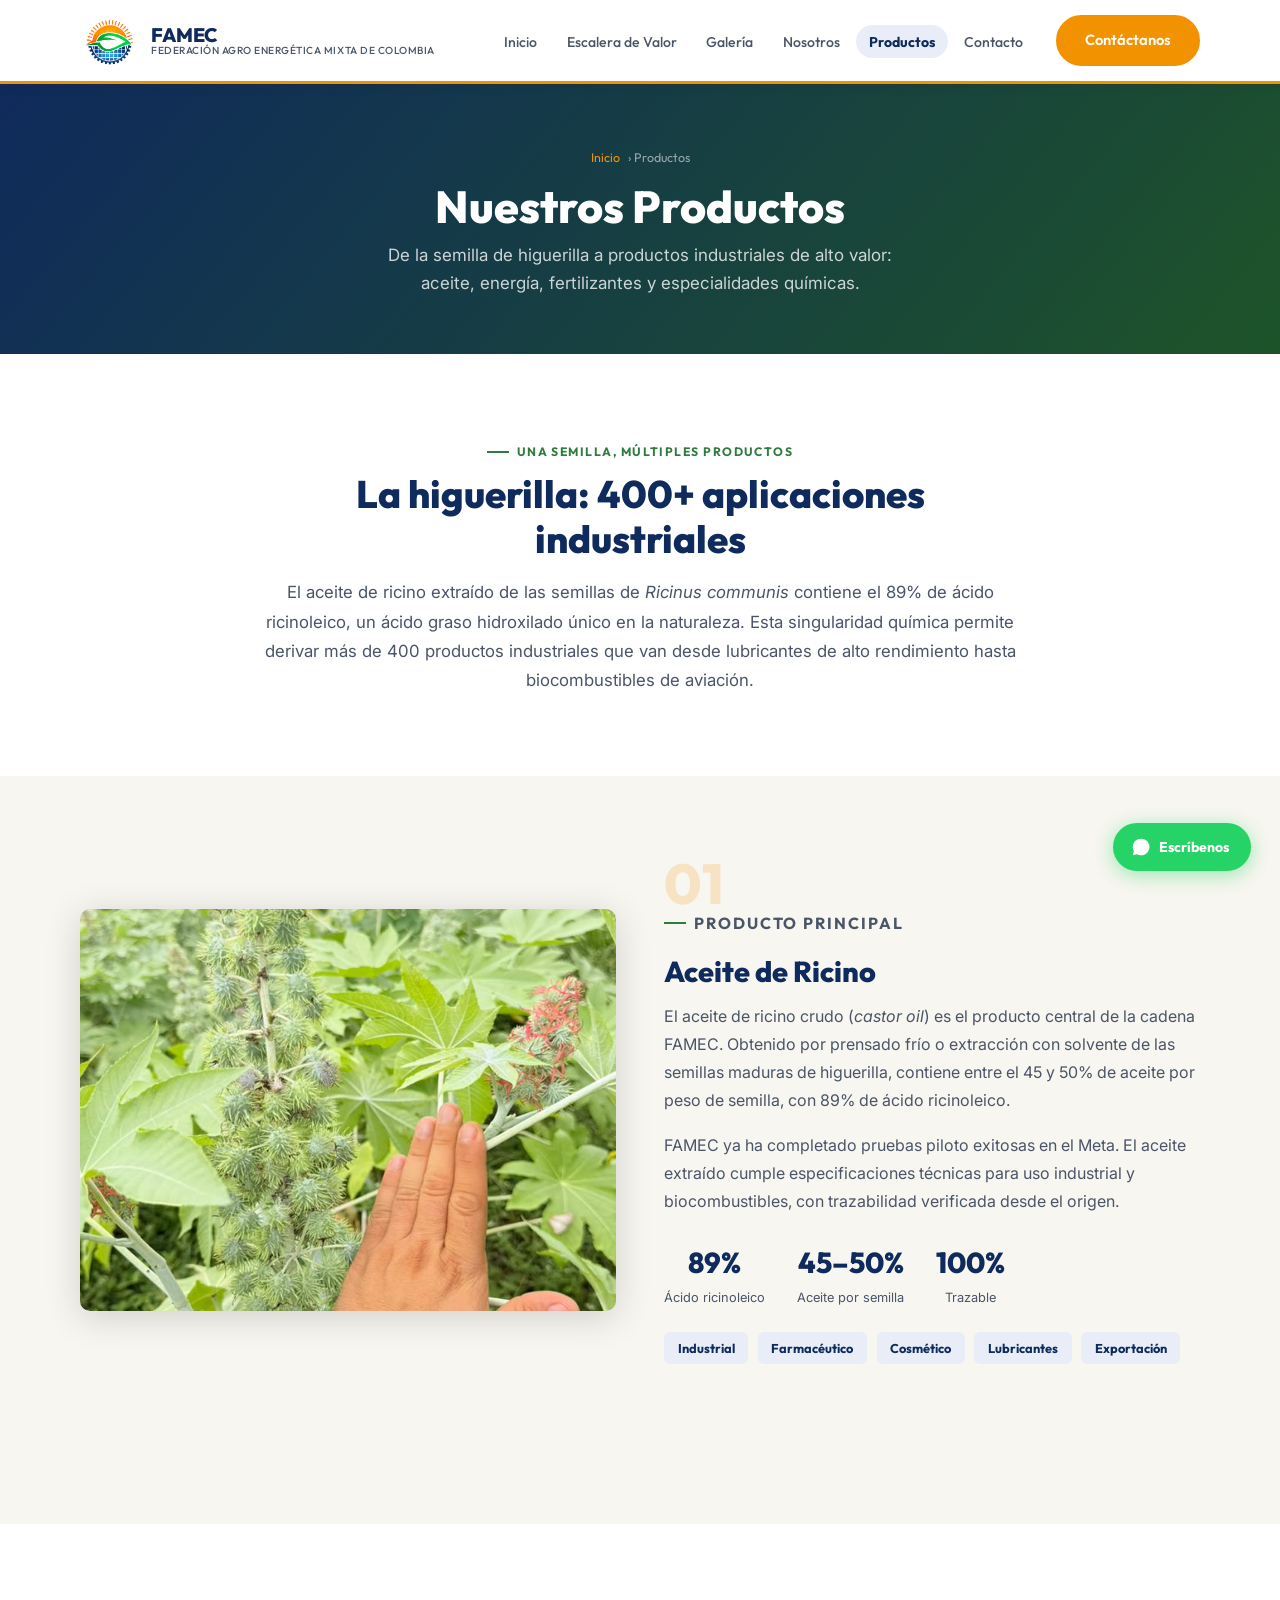
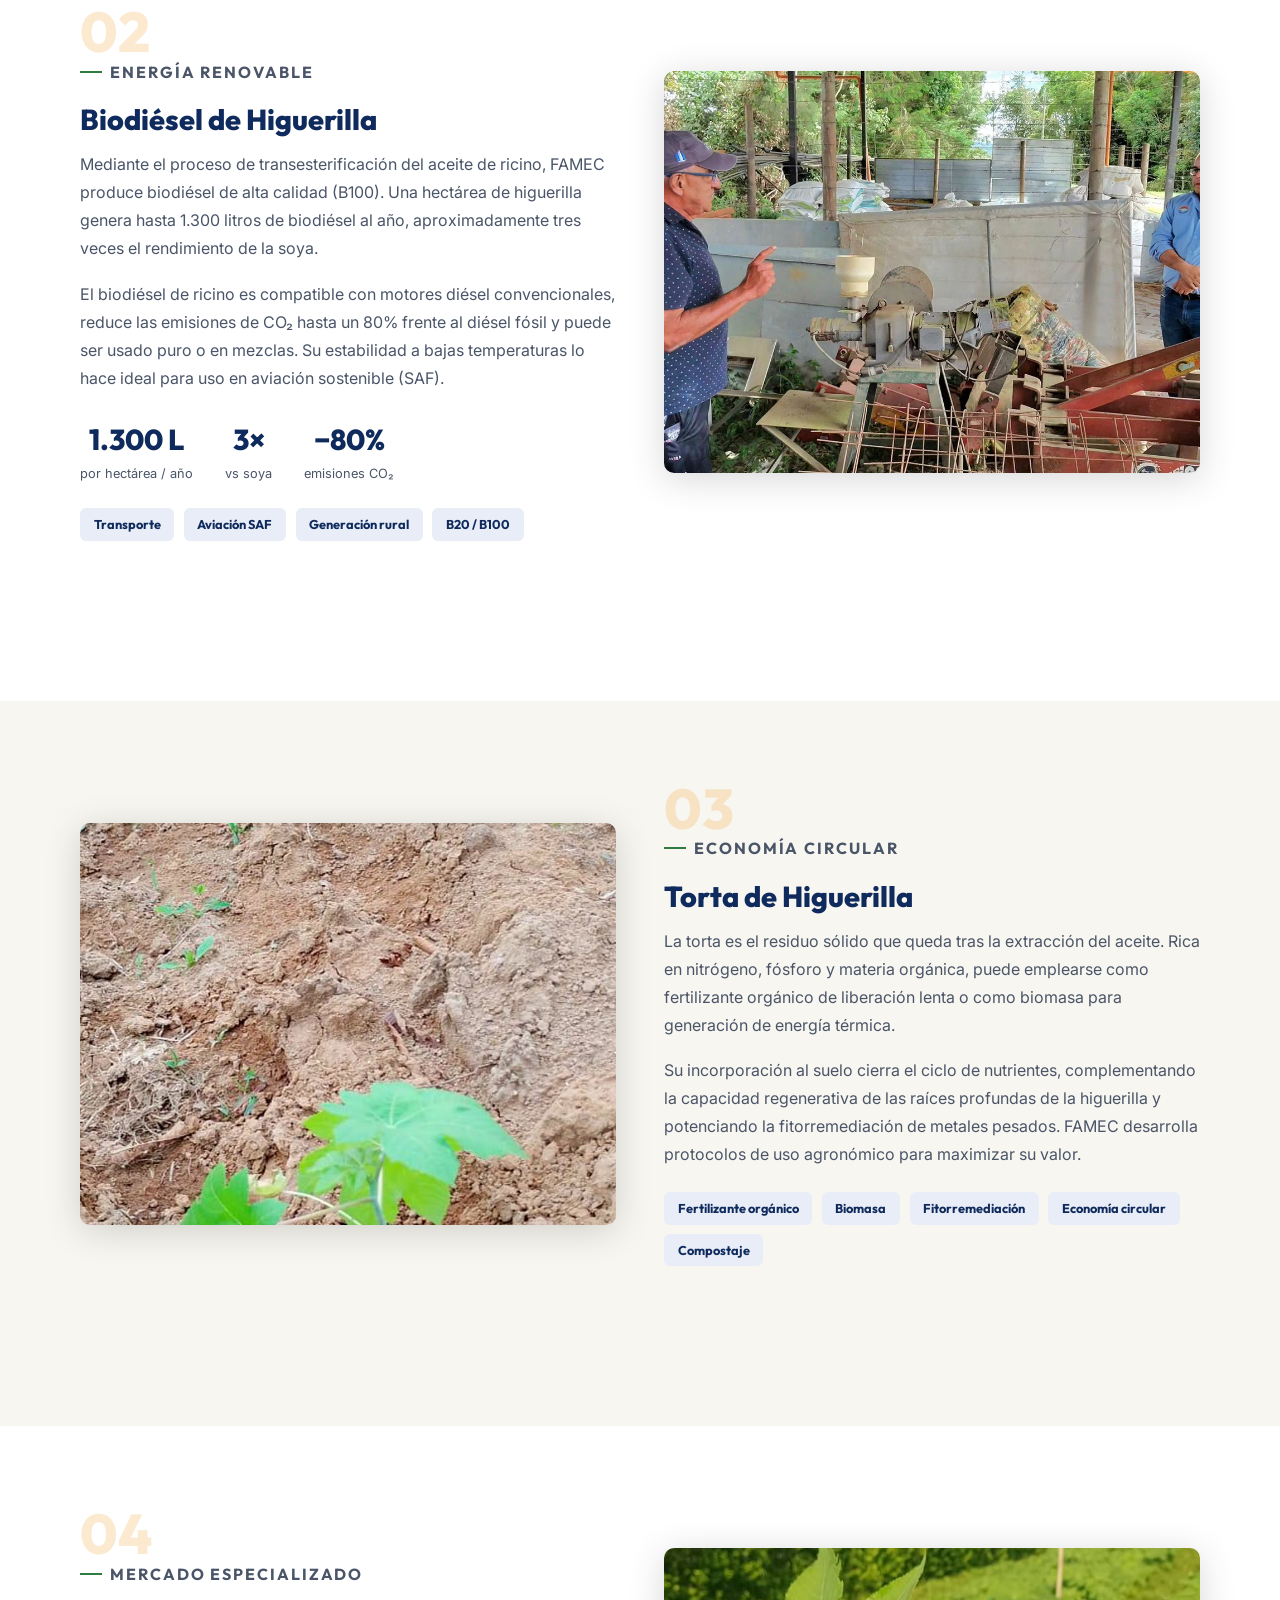
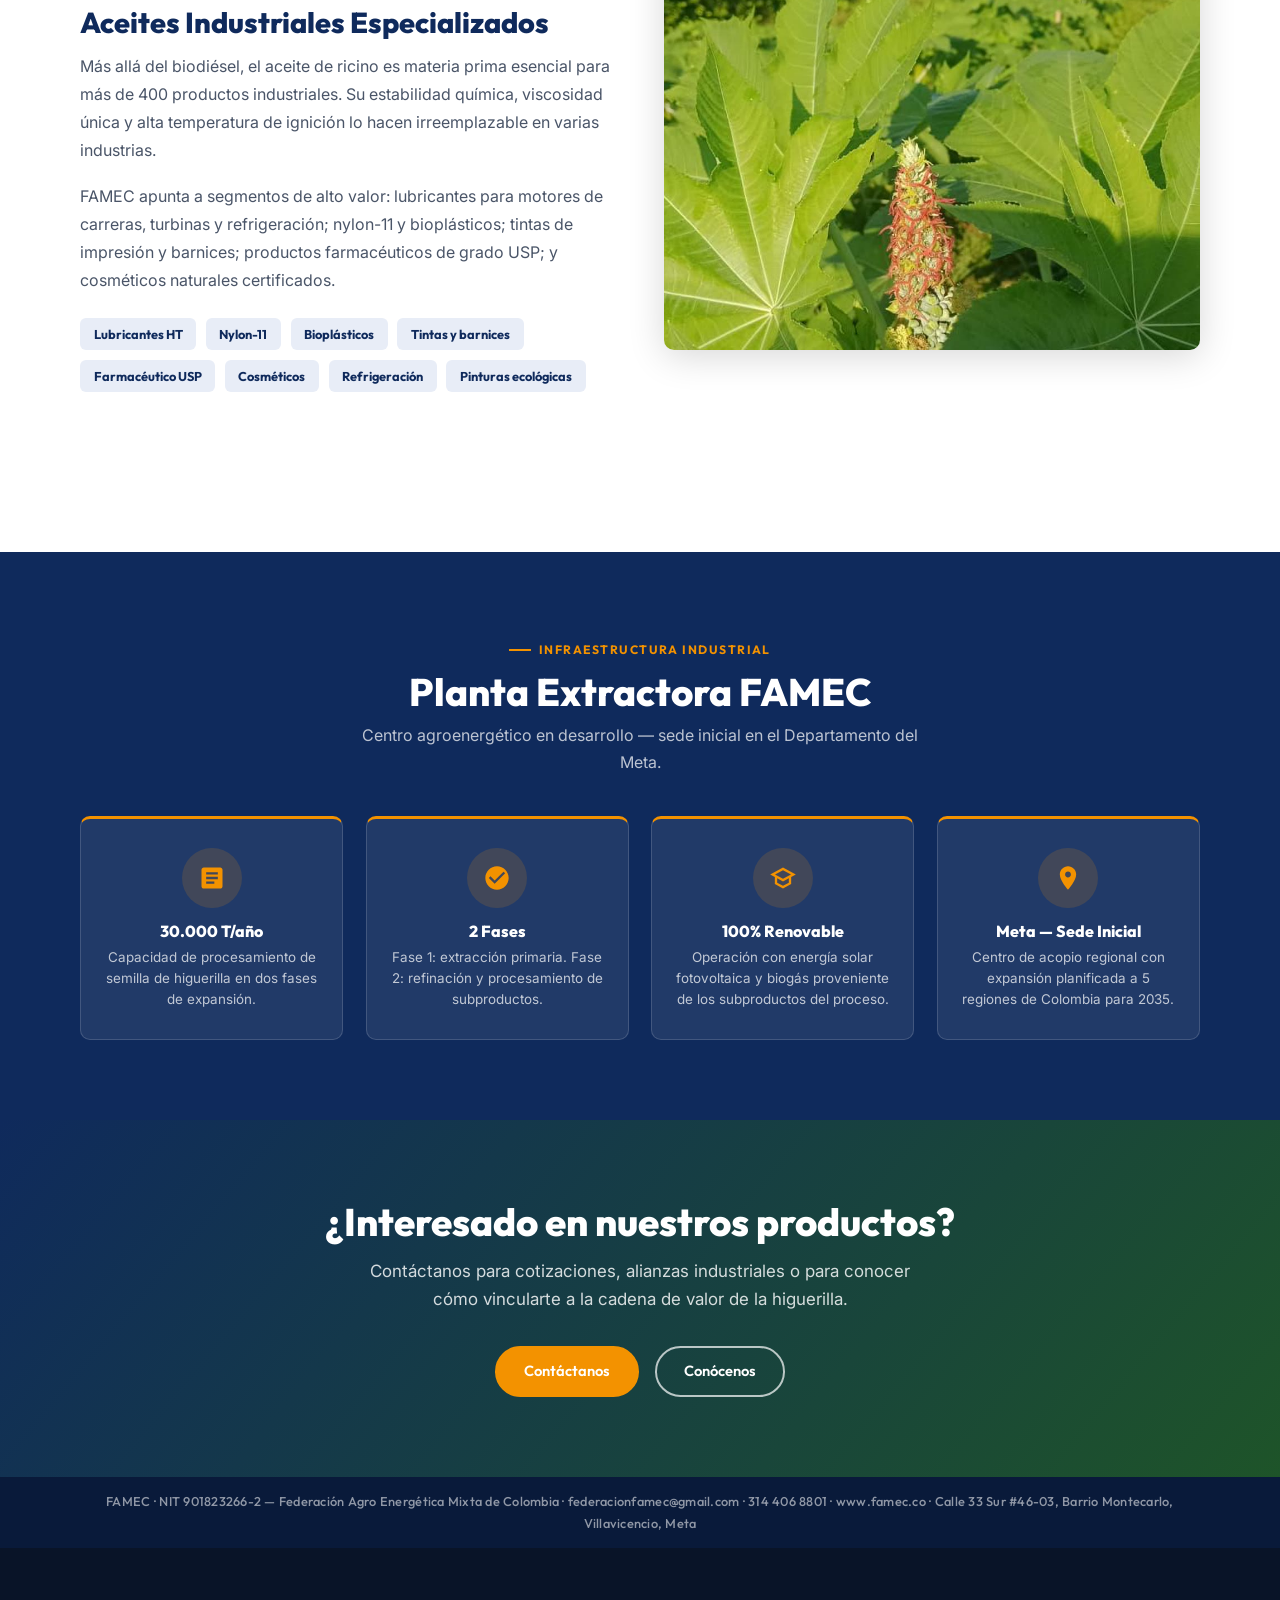
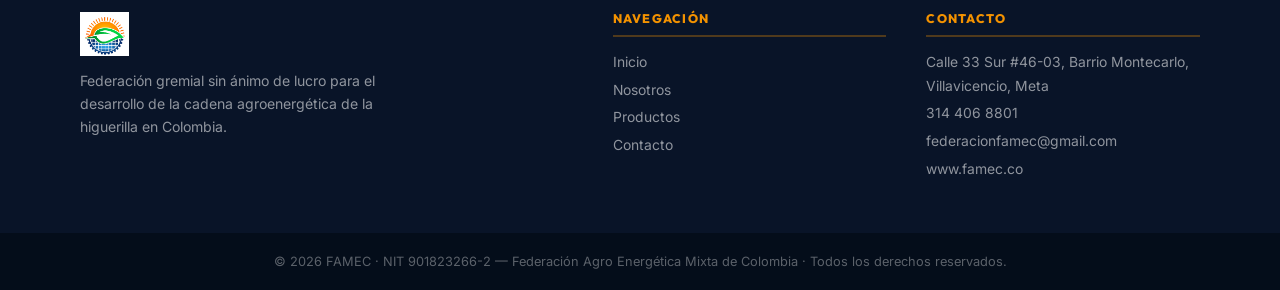
<file: productos.html>
<!DOCTYPE html>
<html lang="es">
<head>
  <meta charset="UTF-8">
  <meta name="viewport" content="width=device-width, initial-scale=1">
  <title>Productos — FAMEC</title>
  <meta name="description" content="Productos FAMEC: aceite de ricino, biodiésel de higuerilla, torta orgánica y aceites industriales especializados.">
  <!-- VERIFICACION GOOGLE FOR NONPROFITS — reemplaza PEGAR_CODIGO_AQUI con tu código -->
  <meta name="google-site-verification" content="PEGAR_CODIGO_AQUI">
  <link rel="preconnect" href="https://fonts.googleapis.com">
  <link rel="preconnect" href="https://fonts.gstatic.com" crossorigin>
  <link href="https://fonts.googleapis.com/css2?family=Outfit:wght@400;500;600;700;800&family=Inter:wght@400;500;600;700&display=swap" rel="stylesheet">
  <link rel="stylesheet" href="styles.css">
  <style>
    .prod-full-grid { display: grid; grid-template-columns: 1fr 1fr; gap: 3rem; align-items: center; margin-bottom: 5rem; }
    .prod-full-grid.reverse { direction: rtl; }
    .prod-full-grid.reverse > * { direction: ltr; }
    .prod-full-photo { border-radius: var(--radius); overflow: hidden; aspect-ratio: 4/3; box-shadow: var(--shadow-lg); }
    .prod-full-photo img { width:100%; height:100%; object-fit:cover; }
    .prod-full-text h2 { font-family: var(--head); font-size: 1.8rem; font-weight:800; color:var(--navy); margin-bottom:.8rem; }
    .prod-full-text p { color:var(--gray); font-size:1rem; line-height:1.75; margin-bottom:1.1rem; }
    .uses-list { display:flex; flex-wrap:wrap; gap:.6rem; margin-top:1rem; }
    .use-tag { background:var(--navy-light); border-radius:6px; padding:.35rem .85rem; font-family:var(--head); font-size:.8rem; font-weight:700; color:var(--navy); }
    .prod-number { font-family:var(--head); font-size:3.5rem; font-weight:800; color:var(--orange); opacity:.18; line-height:1; margin-bottom:-.4rem; }
    .big-stat { display:flex; gap:2rem; flex-wrap:wrap; margin-top:1.5rem; }
    .big-stat-item { text-align:center; }
    .big-stat-num { font-family:var(--head); font-size:1.8rem; font-weight:800; color:var(--navy); display:block; }
    .big-stat-label { font-size:.8rem; color:var(--gray); }
    @media(max-width:700px){ .prod-full-grid { grid-template-columns:1fr; } .prod-full-grid.reverse { direction:ltr; } }
  </style>
</head>
<body>

<header class="site-header">
  <div class="wrap topbar">
    <a class="logo" href="index.html" aria-label="FAMEC inicio">
      <img src="assets/img/logo-famec.png" alt="FAMEC" style="height:52px;width:auto;">
      <div class="logo-name">FAMEC
        <span>Federación Agro Energética Mixta de Colombia</span>
      </div>
    </a>
    <ul class="nav" id="nav">
      <li><a href="index.html">Inicio</a></li>
      <li><a href="index.html#escalera">Escalera de Valor</a></li>
      <li><a href="index.html#galeria">Galería</a></li>
      <li><a href="nosotros.html">Nosotros</a></li>
      <li class="active"><a href="productos.html">Productos</a></li>
      <li><a href="contacto.html">Contacto</a></li>
    </ul>
    <div class="head-actions">
      <a class="btn btn-orange" href="contacto.html">Contáctanos</a>
      <button class="burger" id="burger" aria-label="Abrir menú"><span></span><span></span><span></span></button>
    </div>
  </div>
</header>

<div class="page-head">
  <div class="wrap">
    <div class="breadcrumb"><a href="index.html">Inicio</a> › Productos</div>
    <h1>Nuestros Productos</h1>
    <p>De la semilla de higuerilla a productos industriales de alto valor: aceite, energía, fertilizantes y especialidades químicas.</p>
  </div>
</div>

<!-- ── INTRO ── -->
<section class="section">
  <div class="wrap">
    <div style="max-width:760px; margin:0 auto; text-align:center;" class="reveal">
      <p class="sec-label" style="justify-content:center">Una semilla, múltiples productos</p>
      <h2 class="sec-title">La higuerilla: 400+ aplicaciones industriales</h2>
      <p style="color:var(--gray); font-size:1.05rem; line-height:1.75; margin-top:1rem">El aceite de ricino extraído de las semillas de <em>Ricinus communis</em> contiene el 89% de ácido ricinoleico, un ácido graso hidroxilado único en la naturaleza. Esta singularidad química permite derivar más de 400 productos industriales que van desde lubricantes de alto rendimiento hasta biocombustibles de aviación.</p>
    </div>
  </div>
</section>

<!-- ── PRODUCTO 1: ACEITE DE RICINO ── -->
<section class="section section-cream">
  <div class="wrap">
    <div class="prod-full-grid reveal">
      <div class="prod-full-photo">
        <img src="assets/img/planta-1.jpg" alt="Planta de higuerilla — semilla de aceite de ricino FAMEC">
      </div>
      <div class="prod-full-text">
        <div class="prod-number">01</div>
        <p class="sec-label">Producto principal</p>
        <h2>Aceite de Ricino</h2>
        <p>El aceite de ricino crudo (<em>castor oil</em>) es el producto central de la cadena FAMEC. Obtenido por prensado frío o extracción con solvente de las semillas maduras de higuerilla, contiene entre el 45 y 50% de aceite por peso de semilla, con 89% de ácido ricinoleico.</p>
        <p>FAMEC ya ha completado pruebas piloto exitosas en el Meta. El aceite extraído cumple especificaciones técnicas para uso industrial y biocombustibles, con trazabilidad verificada desde el origen.</p>
        <div class="big-stat">
          <div class="big-stat-item">
            <span class="big-stat-num">89%</span>
            <div class="big-stat-label">Ácido ricinoleico</div>
          </div>
          <div class="big-stat-item">
            <span class="big-stat-num">45–50%</span>
            <div class="big-stat-label">Aceite por semilla</div>
          </div>
          <div class="big-stat-item">
            <span class="big-stat-num">100%</span>
            <div class="big-stat-label">Trazable</div>
          </div>
        </div>
        <div class="uses-list" style="margin-top:1.5rem">
          <span class="use-tag">Industrial</span>
          <span class="use-tag">Farmacéutico</span>
          <span class="use-tag">Cosmético</span>
          <span class="use-tag">Lubricantes</span>
          <span class="use-tag">Exportación</span>
        </div>
      </div>
    </div>
  </div>
</section>

<!-- ── PRODUCTO 2: BIODIÉSEL ── -->
<section class="section">
  <div class="wrap">
    <div class="prod-full-grid reverse reveal">
      <div class="prod-full-photo">
        <img src="assets/img/proceso-2.jpg" alt="Planta extractora FAMEC — biodiésel">
      </div>
      <div class="prod-full-text">
        <div class="prod-number">02</div>
        <p class="sec-label">Energía renovable</p>
        <h2>Biodiésel de Higuerilla</h2>
        <p>Mediante el proceso de transesterificación del aceite de ricino, FAMEC produce biodiésel de alta calidad (B100). Una hectárea de higuerilla genera hasta 1.300 litros de biodiésel al año, aproximadamente tres veces el rendimiento de la soya.</p>
        <p>El biodiésel de ricino es compatible con motores diésel convencionales, reduce las emisiones de CO₂ hasta un 80% frente al diésel fósil y puede ser usado puro o en mezclas. Su estabilidad a bajas temperaturas lo hace ideal para uso en aviación sostenible (SAF).</p>
        <div class="big-stat">
          <div class="big-stat-item">
            <span class="big-stat-num">1.300 L</span>
            <div class="big-stat-label">por hectárea / año</div>
          </div>
          <div class="big-stat-item">
            <span class="big-stat-num">3×</span>
            <div class="big-stat-label">vs soya</div>
          </div>
          <div class="big-stat-item">
            <span class="big-stat-num">−80%</span>
            <div class="big-stat-label">emisiones CO₂</div>
          </div>
        </div>
        <div class="uses-list" style="margin-top:1.5rem">
          <span class="use-tag">Transporte</span>
          <span class="use-tag">Aviación SAF</span>
          <span class="use-tag">Generación rural</span>
          <span class="use-tag">B20 / B100</span>
        </div>
      </div>
    </div>
  </div>
</section>

<!-- ── PRODUCTO 3: TORTA ── -->
<section class="section section-cream">
  <div class="wrap">
    <div class="prod-full-grid reveal">
      <div class="prod-full-photo">
        <img src="assets/img/siembra-1.jpg" alt="Suelo regenerado con torta de higuerilla">
      </div>
      <div class="prod-full-text">
        <div class="prod-number">03</div>
        <p class="sec-label">Economía circular</p>
        <h2>Torta de Higuerilla</h2>
        <p>La torta es el residuo sólido que queda tras la extracción del aceite. Rica en nitrógeno, fósforo y materia orgánica, puede emplearse como fertilizante orgánico de liberación lenta o como biomasa para generación de energía térmica.</p>
        <p>Su incorporación al suelo cierra el ciclo de nutrientes, complementando la capacidad regenerativa de las raíces profundas de la higuerilla y potenciando la fitorremediación de metales pesados. FAMEC desarrolla protocolos de uso agronómico para maximizar su valor.</p>
        <div class="uses-list" style="margin-top:1.5rem">
          <span class="use-tag">Fertilizante orgánico</span>
          <span class="use-tag">Biomasa</span>
          <span class="use-tag">Fitorremediación</span>
          <span class="use-tag">Economía circular</span>
          <span class="use-tag">Compostaje</span>
        </div>
      </div>
    </div>
  </div>
</section>

<!-- ── PRODUCTO 4: ESPECIALIDADES INDUSTRIALES ── -->
<section class="section">
  <div class="wrap">
    <div class="prod-full-grid reverse reveal">
      <div class="prod-full-photo">
        <img src="assets/img/planta-2.jpg" alt="Fruto de higuerilla — aceite industrial">
      </div>
      <div class="prod-full-text">
        <div class="prod-number">04</div>
        <p class="sec-label">Mercado especializado</p>
        <h2>Aceites Industriales Especializados</h2>
        <p>Más allá del biodiésel, el aceite de ricino es materia prima esencial para más de 400 productos industriales. Su estabilidad química, viscosidad única y alta temperatura de ignición lo hacen irreemplazable en varias industrias.</p>
        <p>FAMEC apunta a segmentos de alto valor: lubricantes para motores de carreras, turbinas y refrigeración; nylon-11 y bioplásticos; tintas de impresión y barnices; productos farmacéuticos de grado USP; y cosméticos naturales certificados.</p>
        <div class="uses-list" style="margin-top:1.5rem">
          <span class="use-tag">Lubricantes HT</span>
          <span class="use-tag">Nylon-11</span>
          <span class="use-tag">Bioplásticos</span>
          <span class="use-tag">Tintas y barnices</span>
          <span class="use-tag">Farmacéutico USP</span>
          <span class="use-tag">Cosméticos</span>
          <span class="use-tag">Refrigeración</span>
          <span class="use-tag">Pinturas ecológicas</span>
        </div>
      </div>
    </div>
  </div>
</section>

<!-- ── PLANTA EXTRACTORA ── -->
<section class="section section-navy">
  <div class="wrap">
    <div class="reveal" style="text-align:center; margin-bottom:2.5rem">
      <p class="sec-label" style="justify-content:center">Infraestructura industrial</p>
      <h2 class="sec-title">Planta Extractora FAMEC</h2>
      <p style="color:rgba(255,255,255,.72); max-width:580px; margin:0 auto; font-size:1rem; line-height:1.7">Centro agroenergético en desarrollo — sede inicial en el Departamento del Meta.</p>
    </div>
    <div class="pilares-grid reveal">
      <div class="pilar-card">
        <div class="pilar-icon">
          <svg viewBox="0 0 24 24"><path d="M19 3H5c-1.1 0-2 .9-2 2v14c0 1.1.9 2 2 2h14c1.1 0 2-.9 2-2V5c0-1.1-.9-2-2-2zm-5 14H7v-2h7v2zm3-4H7v-2h10v2zm0-4H7V7h10v2z"/></svg>
        </div>
        <h3>30.000 T/año</h3>
        <p>Capacidad de procesamiento de semilla de higuerilla en dos fases de expansión.</p>
      </div>
      <div class="pilar-card">
        <div class="pilar-icon">
          <svg viewBox="0 0 24 24"><path d="M12 2C6.48 2 2 6.48 2 12s4.48 10 10 10 10-4.48 10-10S17.52 2 12 2zm-2 15l-5-5 1.41-1.41L10 14.17l7.59-7.59L19 8l-9 9z"/></svg>
        </div>
        <h3>2 Fases</h3>
        <p>Fase 1: extracción primaria. Fase 2: refinación y procesamiento de subproductos.</p>
      </div>
      <div class="pilar-card">
        <div class="pilar-icon">
          <svg viewBox="0 0 24 24"><path d="M12 3L1 9l4 2.18v6L12 21l7-3.82v-6L23 9 12 3zm6.82 6L12 12.72 5.18 9 12 5.28 18.82 9zM17 15.99l-5 2.73-5-2.73v-3.72L12 15l5-2.73v3.72z"/></svg>
        </div>
        <h3>100% Renovable</h3>
        <p>Operación con energía solar fotovoltaica y biogás proveniente de los subproductos del proceso.</p>
      </div>
      <div class="pilar-card">
        <div class="pilar-icon">
          <svg viewBox="0 0 24 24"><path d="M12 2C8.13 2 5 5.13 5 9c0 5.25 7 13 7 13s7-7.75 7-13c0-3.87-3.13-7-7-7zm0 9.5c-1.38 0-2.5-1.12-2.5-2.5s1.12-2.5 2.5-2.5 2.5 1.12 2.5 2.5-1.12 2.5-2.5 2.5z"/></svg>
        </div>
        <h3>Meta — Sede Inicial</h3>
        <p>Centro de acopio regional con expansión planificada a 5 regiones de Colombia para 2035.</p>
      </div>
    </div>
  </div>
</section>

<!-- ── CTA ── -->
<section class="cta-band">
  <div class="wrap" style="position:relative;z-index:1">
    <div class="reveal">
      <h2>¿Interesado en nuestros productos?</h2>
      <p>Contáctanos para cotizaciones, alianzas industriales o para conocer cómo vincularte a la cadena de valor de la higuerilla.</p>
      <div class="cta-actions">
        <a class="btn btn-orange" href="contacto.html">Contáctanos</a>
        <a class="btn btn-outline" href="nosotros.html">Conócenos</a>
      </div>
    </div>
  </div>
</section>

<div class="objeto-strip">
  <div class="wrap">
    <p>FAMEC · NIT 901823266-2 — Federación Agro Energética Mixta de Colombia · federacionfamec@gmail.com · 314 406 8801 · www.famec.co · Calle 33 Sur #46-03, Barrio Montecarlo, Villavicencio, Meta</p>
  </div>
</div>

<footer class="site-footer">
  <div class="foot-top">
    <div class="wrap">
      <div class="foot-grid">
        <div class="foot-brand">
          <img src="assets/img/logo-famec.png" alt="FAMEC" style="height:44px;width:auto;margin-bottom:.8rem;">
          <p>Federación gremial sin ánimo de lucro para el desarrollo de la cadena agroenergética de la higuerilla en Colombia.</p>
        </div>
        <div class="foot-col">
          <h4>Navegación</h4>
          <a href="index.html">Inicio</a>
          <a href="nosotros.html">Nosotros</a>
          <a href="productos.html">Productos</a>
          <a href="contacto.html">Contacto</a>
        </div>
        <div class="foot-col">
          <h4>Contacto</h4>
          <p>Calle 33 Sur #46-03, Barrio Montecarlo, Villavicencio, Meta</p>
          <a href="tel:+573144068801">314 406 8801</a>
          <a href="mailto:federacionfamec@gmail.com">federacionfamec@gmail.com</a>
          <a href="https://www.famec.co" target="_blank">www.famec.co</a>
        </div>
      </div>
    </div>
  </div>
  <div class="foot-bottom">
    <div class="wrap">
      © <span id="year"></span> FAMEC · NIT 901823266-2 — Federación Agro Energética Mixta de Colombia · Todos los derechos reservados.
    </div>
  </div>
</footer>

<a class="float-wa" href="https://api.whatsapp.com/send?phone=573144068801&text=Hola%20FAMEC%2C%20quiero%20información" target="_blank" rel="noopener">
  <svg viewBox="0 0 24 24"><path d="M12 2a10 10 0 0 0-8.6 15l-1.3 4.9 5-1.3A10 10 0 1 0 12 2z"/></svg>
  Escríbenos
</a>

<script src="main.js"></script>
</body>
</html>
</file>
<file: styles.css>
/* ============================================================
   FAMEC — Styles
   Federación Agroenergética Mixta de Colombia
   Paleta: azul navy + naranja + verde higuerilla + dorado ricino
   Fuentes: Outfit (headings) + Inter (body)
   ============================================================ */

/* ── RESET / BASE ── */
*, *::before, *::after { box-sizing: border-box; margin: 0; padding: 0; }

:root {
  --navy:        #0F2A5C;   /* Azul FAMEC principal */
  --navy-dark:   #091a3a;
  --navy-light:  #e8edf7;
  --orange:      #F39200;   /* Naranja FAMEC — CTAs y acentos */
  --orange-dark: #c97800;
  --orange-light:#fff3dc;
  --green:       #2E7D3E;   /* Verde higuerilla */
  --green-dark:  #1e5429;
  --green-light: #e6f4ea;
  --gold:        #D4A017;   /* Dorado ricino — premium */
  --gold-dark:   #a87c0f;
  --cream:       #F8F6F0;   /* Crema institucional */
  --gray:        #4A5568;   /* Gris texto secundario */
  --ink:         #1A1A1A;   /* Negro institucional */
  --line:        #dde2ee;
  --shadow:      0 2px 18px rgba(0,0,0,.11);
  --shadow-lg:   0 6px 36px rgba(0,0,0,.16);
  --head: "Outfit", system-ui, sans-serif;
  --body: "Inter", system-ui, sans-serif;
  --radius: 10px;
  --wrap: 1200px;
}

html { scroll-behavior: smooth; }
body {
  font-family: var(--body);
  font-size: 1rem;
  line-height: 1.65;
  color: var(--ink);
  background: #fff;
}

img { display: block; max-width: 100%; height: auto; object-fit: cover; }
a { color: inherit; text-decoration: none; }
ul { list-style: none; }

.wrap {
  max-width: var(--wrap);
  margin-inline: auto;
  padding-inline: clamp(1.2rem, 4vw, 2.5rem);
}

/* ── TYPOGRAPHY ── */
h1, h2, h3, h4, h5 {
  font-family: var(--head);
  line-height: 1.18;
  font-weight: 700;
}

/* ── BUTTONS ── */
.btn {
  display: inline-flex;
  align-items: center;
  gap: .5rem;
  font-family: var(--head);
  font-size: .92rem;
  font-weight: 600;
  padding: .72rem 1.7rem;
  border-radius: 100px;
  border: 2px solid transparent;
  cursor: pointer;
  transition: transform .15s, box-shadow .15s, background .2s;
  white-space: nowrap;
}
.btn:hover { transform: translateY(-2px); box-shadow: 0 6px 18px rgba(0,0,0,.18); }
.btn-navy    { background: var(--navy); color: #fff; border-color: var(--navy); }
.btn-navy:hover { background: var(--navy-dark); }
.btn-orange  { background: var(--orange); color: #fff; border-color: var(--orange); }
.btn-orange:hover { background: var(--orange-dark); }
.btn-green   { background: var(--green); color: #fff; border-color: var(--green); }
.btn-green:hover { background: var(--green-dark); }
.btn-outline { background: transparent; color: #fff; border-color: rgba(255,255,255,.7); }
.btn-outline:hover { background: rgba(255,255,255,.12); }

/* ── HEADER ── */
.site-header {
  position: sticky;
  top: 0;
  z-index: 100;
  background: #fff;
  border-bottom: 3px solid var(--orange);
  box-shadow: 0 2px 12px rgba(0,0,0,.08);
}
.topbar {
  display: flex;
  align-items: center;
  gap: 1.2rem;
  padding-block: .9rem;
}
.logo {
  display: flex;
  align-items: center;
  gap: .85rem;
  flex-shrink: 0;
}
.logo-mark {
  width: 52px; height: 52px;
  background: var(--navy);
  border-radius: 10px;
  display: flex;
  align-items: center;
  justify-content: center;
  flex-shrink: 0;
}
.logo-mark svg { fill: #fff; width: 32px; height: 32px; }
.logo-name {
  font-family: var(--head);
  font-size: 1.22rem;
  font-weight: 800;
  color: var(--navy);
  letter-spacing: -.01em;
  line-height: 1.1;
}
.logo-name span {
  display: block;
  font-size: .64rem;
  font-weight: 500;
  color: var(--gray);
  letter-spacing: .05em;
  text-transform: uppercase;
}
.nav {
  display: flex;
  gap: .2rem;
  margin-left: auto;
}
.nav a {
  font-family: var(--head);
  font-size: .88rem;
  font-weight: 500;
  padding: .48rem .82rem;
  border-radius: 100px;
  transition: background .15s, color .15s;
  color: var(--gray);
}
.nav a:hover { background: var(--navy-light); color: var(--navy); }
.nav li.active a { background: var(--navy-light); color: var(--navy); font-weight: 700; }
.head-actions {
  display: flex;
  align-items: center;
  gap: .7rem;
  flex-shrink: 0;
}
.burger {
  display: none;
  flex-direction: column;
  gap: 5px;
  background: none;
  border: none;
  cursor: pointer;
  padding: .4rem;
}
.burger span {
  display: block;
  width: 24px;
  height: 2px;
  background: var(--ink);
  border-radius: 2px;
  transition: all .25s;
}

/* ── HERO ── */
.hero {
  display: grid;
  grid-template-columns: 1fr 1fr;
  min-height: 88vh;
}
.hero-illustration {
  position: relative;
  overflow: hidden;
  background: var(--green-dark);
  min-height: 400px;
}
.hero-illustration img {
  position: absolute;
  inset: 0;
  width: 100%;
  height: 100%;
  object-fit: cover;
  opacity: .75;
}
.hero-illustration svg {
  position: absolute;
  inset: 0;
  width: 100%;
  height: 100%;
  display: block;
}
.hero-text {
  background: var(--navy);
  color: #fff;
  display: flex;
  flex-direction: column;
  justify-content: center;
  padding: clamp(2.5rem, 6vw, 5rem) clamp(2rem, 5vw, 4.5rem);
  position: relative;
  overflow: hidden;
}
.hero-eyebrow {
  display: inline-flex;
  align-items: center;
  gap: .5rem;
  font-family: var(--head);
  font-size: .78rem;
  font-weight: 700;
  letter-spacing: .12em;
  text-transform: uppercase;
  color: var(--orange);
  margin-bottom: 1.1rem;
}
.hero-eyebrow::before {
  content: '';
  display: block;
  width: 28px;
  height: 2px;
  background: var(--orange);
}
.hero-text h1 {
  font-size: clamp(2rem, 3.8vw, 3.2rem);
  font-weight: 800;
  color: #fff;
  margin-bottom: 1.2rem;
}
.hero-text h1 em {
  font-style: normal;
  color: var(--orange);
}
.hero-text p {
  font-size: clamp(.97rem, 1.5vw, 1.08rem);
  color: rgba(255,255,255,.85);
  max-width: 440px;
  margin-bottom: 2rem;
  line-height: 1.7;
}
.hero-badges {
  display: flex;
  gap: .8rem;
  flex-wrap: wrap;
}
.hero-badge {
  background: rgba(255,255,255,.1);
  border: 1px solid rgba(255,255,255,.22);
  border-radius: 100px;
  padding: .38rem 1rem;
  font-family: var(--head);
  font-size: .78rem;
  font-weight: 600;
  color: rgba(255,255,255,.9);
}

/* ── SECTION BASE ── */
.section { padding: 5rem 0; }
.section-cream { background: var(--cream); }
.section-orange-light { background: var(--orange-light); }
.section-green-light  { background: var(--green-light); }
.section-navy {
  background: var(--navy);
  color: #fff;
}
.section-green {
  background: var(--green-dark);
  color: #fff;
}

.sec-label {
  display: inline-flex;
  align-items: center;
  gap: .5rem;
  font-family: var(--head);
  font-size: .76rem;
  font-weight: 700;
  letter-spacing: .12em;
  text-transform: uppercase;
  color: var(--green);
  margin-bottom: .6rem;
}
.sec-label::before {
  content: '';
  display: block;
  width: 22px;
  height: 2px;
  background: var(--green);
}
.sec-label-orange { color: var(--orange); }
.sec-label-orange::before { background: var(--orange); }
.sec-title {
  font-family: var(--head);
  font-size: clamp(1.6rem, 3vw, 2.4rem);
  font-weight: 800;
  color: var(--navy);
  margin-bottom: .4rem;
}
.section-navy .sec-title,
.section-green .sec-title { color: #fff; }
.section-navy .sec-label,
.section-green .sec-label { color: var(--orange); }
.section-navy .sec-label::before,
.section-green .sec-label::before { background: var(--orange); }

/* ── ABOUT SPLIT ── */
.about-split {
  display: grid;
  grid-template-columns: 1fr 1fr;
  gap: 4rem;
  align-items: center;
}
.about-photo {
  border-radius: var(--radius);
  overflow: hidden;
  aspect-ratio: 4/3;
  box-shadow: var(--shadow-lg);
}
.about-photo img { width: 100%; height: 100%; object-fit: cover; }
.about-text p {
  color: var(--gray);
  margin-bottom: 1.5rem;
  font-size: 1.02rem;
  line-height: 1.75;
}
.about-datos {
  display: grid;
  grid-template-columns: 1fr 1fr;
  gap: .8rem;
  margin-top: 1.6rem;
}
.about-dato {
  background: var(--cream);
  border: 1px solid var(--line);
  border-left: 4px solid var(--orange);
  border-radius: var(--radius);
  padding: .9rem 1rem;
}
.about-dato strong {
  display: block;
  font-family: var(--head);
  font-size: .72rem;
  font-weight: 700;
  text-transform: uppercase;
  letter-spacing: .08em;
  color: var(--navy);
  margin-bottom: .25rem;
}
.about-dato span {
  font-size: .94rem;
  color: var(--ink);
  font-weight: 600;
}

/* ── CADENA DE VALOR ── */
.cadena-steps {
  display: grid;
  grid-template-columns: repeat(5, 1fr);
  gap: 0;
  margin-top: 3rem;
  position: relative;
}
.cadena-steps::before {
  content: '';
  position: absolute;
  top: 28px;
  left: 10%;
  right: 10%;
  height: 2px;
  background: linear-gradient(to right, var(--orange), var(--green));
  z-index: 0;
}
.cadena-step {
  text-align: center;
  padding: 0 .5rem;
  position: relative;
  z-index: 1;
}
.cadena-num {
  width: 56px; height: 56px;
  border-radius: 50%;
  background: var(--navy);
  color: #fff;
  font-family: var(--head);
  font-size: 1.3rem;
  font-weight: 800;
  display: flex;
  align-items: center;
  justify-content: center;
  margin: 0 auto 1rem;
  border: 3px solid #fff;
  box-shadow: 0 0 0 3px var(--orange);
}
.cadena-step h4 {
  font-family: var(--head);
  font-size: .92rem;
  font-weight: 800;
  color: var(--navy);
  margin-bottom: .4rem;
}
.cadena-step p {
  font-size: .8rem;
  color: var(--gray);
  line-height: 1.45;
}
.section-navy .cadena-step h4 { color: #fff; }
.section-navy .cadena-num { border-color: var(--navy); box-shadow: 0 0 0 3px var(--orange); background: var(--orange); color: var(--navy); }
.section-navy .cadena-step p { color: rgba(255,255,255,.7); }

/* ── PRODUCTOS ── */
.productos-grid {
  display: grid;
  grid-template-columns: repeat(2, 1fr);
  gap: 1.8rem;
  margin-top: 2.5rem;
}
.producto-card {
  background: #fff;
  border-radius: var(--radius);
  box-shadow: var(--shadow);
  overflow: hidden;
  transition: transform .2s, box-shadow .2s;
}
.producto-card:hover { transform: translateY(-5px); box-shadow: var(--shadow-lg); }
.producto-img {
  aspect-ratio: 16/9;
  overflow: hidden;
  background: var(--navy-light);
  position: relative;
}
.producto-img img { width: 100%; height: 100%; object-fit: cover; }
.producto-badge {
  position: absolute;
  top: .8rem;
  left: .8rem;
  background: var(--orange);
  color: #fff;
  font-family: var(--head);
  font-size: .72rem;
  font-weight: 700;
  letter-spacing: .08em;
  text-transform: uppercase;
  padding: .3rem .8rem;
  border-radius: 100px;
}
.producto-body { padding: 1.6rem 1.5rem; }
.producto-body h3 {
  font-family: var(--head);
  font-size: 1.2rem;
  font-weight: 800;
  color: var(--navy);
  margin-bottom: .5rem;
}
.producto-body p { color: var(--gray); font-size: .94rem; line-height: 1.65; margin-bottom: 1rem; }
.producto-stats {
  display: flex;
  gap: .8rem;
  flex-wrap: wrap;
  padding-top: .8rem;
  border-top: 1px solid var(--line);
}
.prod-stat {
  background: var(--green-light);
  border-radius: 6px;
  padding: .3rem .8rem;
  font-family: var(--head);
  font-size: .78rem;
  font-weight: 700;
  color: var(--green-dark);
}

/* ── PILARES ── */
.pilares-grid {
  display: grid;
  grid-template-columns: repeat(4, 1fr);
  gap: 1.4rem;
  margin-top: 2.5rem;
}
.pilar-card {
  background: rgba(255,255,255,.08);
  border: 1px solid rgba(255,255,255,.15);
  border-top: 3px solid var(--orange);
  border-radius: var(--radius);
  padding: 1.8rem 1.4rem;
  text-align: center;
  transition: background .2s;
}
.pilar-card:hover { background: rgba(255,255,255,.13); }
.pilar-icon {
  width: 60px; height: 60px;
  border-radius: 50%;
  background: rgba(243,146,0,.15);
  display: flex;
  align-items: center;
  justify-content: center;
  margin: 0 auto .9rem;
}
.pilar-icon svg { fill: var(--orange); width: 28px; height: 28px; }
.pilar-card h3 {
  font-family: var(--head);
  font-size: 1rem;
  font-weight: 800;
  color: #fff;
  margin-bottom: .4rem;
}
.pilar-card p {
  font-size: .84rem;
  color: rgba(255,255,255,.72);
  line-height: 1.55;
}

/* ── GALERÍA ── */
.gallery-grid {
  display: grid;
  grid-template-columns: repeat(3, 1fr);
  gap: 1rem;
  margin-top: 2.5rem;
}
.gal-item {
  aspect-ratio: 4/3;
  border-radius: var(--radius);
  overflow: hidden;
  position: relative;
}
.gal-item img {
  width: 100%;
  height: 100%;
  object-fit: cover;
  transition: transform .4s ease;
}
.gal-item:hover img { transform: scale(1.06); }
.gal-overlay {
  position: absolute;
  inset: 0;
  display: flex;
  align-items: flex-end;
  padding: 1rem;
  background: linear-gradient(to top, rgba(15,42,92,.7) 0%, transparent 55%);
  opacity: 0;
  transition: opacity .25s;
}
.gal-item:hover .gal-overlay { opacity: 1; }
.gal-overlay span {
  font-family: var(--head);
  font-size: .8rem;
  font-weight: 700;
  color: #fff;
  letter-spacing: .04em;
  text-transform: uppercase;
}

/* ── CTA ── */
.cta-band {
  background: linear-gradient(130deg, var(--navy) 0%, var(--green-dark) 100%);
  padding: 5rem 0;
  text-align: center;
  position: relative;
  overflow: hidden;
}
.cta-band h2 {
  font-family: var(--head);
  font-size: clamp(1.7rem, 3vw, 2.6rem);
  font-weight: 800;
  color: #fff;
  margin-bottom: .8rem;
}
.cta-band p {
  font-size: 1.06rem;
  color: rgba(255,255,255,.82);
  max-width: 560px;
  margin: 0 auto 2rem;
  line-height: 1.65;
}
.cta-actions {
  display: flex;
  gap: 1rem;
  justify-content: center;
  flex-wrap: wrap;
}

/* ── OBJETO STRIP ── */
.objeto-strip {
  background: var(--navy-dark);
  padding: .9rem 0;
}
.objeto-strip p {
  font-family: var(--head);
  font-size: .8rem;
  font-weight: 500;
  color: rgba(255,255,255,.55);
  text-align: center;
  letter-spacing: .02em;
}

/* ── FOOTER ── */
.foot-top {
  background: #091428;
  padding: 4rem 0 3rem;
}
.foot-grid {
  display: grid;
  grid-template-columns: 1.8fr 1fr 1fr;
  gap: 2.5rem;
}
.foot-brand p {
  font-size: .88rem;
  color: rgba(255,255,255,.55);
  line-height: 1.65;
  max-width: 300px;
  margin-top: .8rem;
}
.foot-logo-mark {
  width: 56px; height: 56px;
  background: var(--navy);
  border-radius: 10px;
  display: flex;
  align-items: center;
  justify-content: center;
}
.foot-logo-mark svg { fill: #fff; width: 34px; height: 34px; }
.foot-col h4 {
  font-family: var(--head);
  font-size: .78rem;
  font-weight: 800;
  letter-spacing: .1em;
  text-transform: uppercase;
  color: var(--orange);
  margin-bottom: .9rem;
  padding-bottom: .5rem;
  border-bottom: 2px solid rgba(243,146,0,.3);
}
.foot-col a, .foot-col p {
  display: block;
  font-size: .87rem;
  color: rgba(255,255,255,.55);
  line-height: 1.7;
  transition: color .15s;
  margin-bottom: .25rem;
}
.foot-col a:hover { color: var(--orange); }
.foot-bottom {
  background: #040d1a;
  padding: 1.1rem 0;
  font-size: .8rem;
  color: rgba(255,255,255,.35);
  text-align: center;
}

/* ── FLOATING WA ── */
.float-wa {
  position: fixed;
  bottom: 1.8rem;
  right: 1.8rem;
  background: #25d366;
  color: #fff;
  padding: .78rem 1.4rem .78rem 1.1rem;
  border-radius: 100px;
  font-family: var(--head);
  font-size: .88rem;
  font-weight: 700;
  display: flex;
  align-items: center;
  gap: .5rem;
  box-shadow: 0 4px 20px rgba(37,211,102,.45);
  z-index: 200;
  transition: transform .15s, box-shadow .15s;
}
.float-wa:hover { transform: translateY(-3px); box-shadow: 0 8px 28px rgba(37,211,102,.55); }
.float-wa svg { fill: #fff; width: 20px; height: 20px; flex-shrink: 0; }

/* ── PAGE HEAD (páginas internas) ── */
.page-head {
  background: linear-gradient(130deg, var(--navy) 0%, var(--green-dark) 100%);
  padding: 4rem 0 3.5rem;
  text-align: center;
  position: relative;
  overflow: hidden;
}
.page-head h1 {
  font-family: var(--head);
  font-size: clamp(1.8rem, 3.5vw, 2.8rem);
  font-weight: 800;
  color: #fff;
  margin-bottom: .5rem;
}
.page-head p {
  font-size: 1.06rem;
  color: rgba(255,255,255,.78);
  max-width: 540px;
  margin-inline: auto;
}
.breadcrumb {
  font-family: var(--head);
  font-size: .78rem;
  color: rgba(255,255,255,.55);
  margin-bottom: .8rem;
  display: flex;
  align-items: center;
  justify-content: center;
  gap: .5rem;
}
.breadcrumb a { color: var(--orange); }

/* ── NOSOTROS ── */
.mv-grid {
  display: grid;
  grid-template-columns: 1fr 1fr;
  gap: 1.5rem;
  margin-top: 1.5rem;
}
.mv-card {
  background: #fff;
  border-radius: var(--radius);
  box-shadow: var(--shadow);
  padding: 1.8rem 1.7rem;
}
.mv-card h3 {
  font-family: var(--head);
  font-size: 1.1rem;
  font-weight: 800;
  color: var(--navy);
  margin-bottom: .7rem;
  padding-bottom: .55rem;
  border-bottom: 2px solid var(--orange-light);
}
.mv-card p { font-size: .95rem; color: var(--gray); line-height: 1.7; }

.values-grid {
  display: grid;
  grid-template-columns: 1fr 1fr;
  gap: 1.1rem;
  margin-top: 1.5rem;
}
.value-card {
  display: flex;
  align-items: flex-start;
  gap: 1rem;
  background: #fff;
  border-radius: var(--radius);
  box-shadow: var(--shadow);
  padding: 1.3rem 1.2rem;
  transition: transform .2s;
}
.value-card:hover { transform: translateY(-3px); }
.value-icon {
  width: 44px; height: 44px;
  background: var(--orange-light);
  border-radius: 10px;
  display: flex;
  align-items: center;
  justify-content: center;
  flex-shrink: 0;
}
.value-icon svg { fill: var(--orange); width: 22px; height: 22px; }
.value-card h4 {
  font-family: var(--head);
  font-size: .97rem;
  font-weight: 800;
  color: var(--navy);
  margin-bottom: .3rem;
}
.value-card p { font-size: .88rem; color: var(--gray); line-height: 1.55; }

/* ── CONTACTO ── */
.contact-grid {
  display: grid;
  grid-template-columns: 1fr 1fr;
  gap: 3.5rem;
  align-items: start;
}
.contact-info { display: flex; flex-direction: column; gap: 1.2rem; }
.contact-item {
  display: flex;
  align-items: flex-start;
  gap: 1rem;
}
.contact-icon {
  width: 44px; height: 44px;
  background: var(--orange-light);
  border-radius: 10px;
  display: flex;
  align-items: center;
  justify-content: center;
  flex-shrink: 0;
}
.contact-icon svg { fill: var(--orange); width: 22px; height: 22px; }
.contact-item h4 {
  font-family: var(--head);
  font-size: .82rem;
  font-weight: 700;
  text-transform: uppercase;
  letter-spacing: .07em;
  color: var(--navy);
  margin-bottom: .25rem;
}
.contact-item p, .contact-item a { font-size: .95rem; color: var(--gray); }
.contact-item a { color: var(--navy); font-weight: 600; }
.contact-item a:hover { color: var(--orange); }
.contact-form {
  background: #fff;
  border-radius: var(--radius);
  box-shadow: var(--shadow);
  padding: 2rem 1.8rem;
}
.contact-form h3 {
  font-family: var(--head);
  font-size: 1.2rem;
  font-weight: 800;
  color: var(--navy);
  margin-bottom: 1.3rem;
}
.form-group { margin-bottom: 1.1rem; }
.form-group label {
  display: block;
  font-family: var(--head);
  font-size: .78rem;
  font-weight: 700;
  letter-spacing: .06em;
  text-transform: uppercase;
  color: var(--gray);
  margin-bottom: .35rem;
}
.form-group input,
.form-group select,
.form-group textarea {
  width: 100%;
  padding: .72rem .95rem;
  border: 1.5px solid var(--line);
  border-radius: 8px;
  font-family: var(--body);
  font-size: .94rem;
  color: var(--ink);
  transition: border-color .15s, box-shadow .15s;
  background: #fff;
}
.form-group input:focus,
.form-group select:focus,
.form-group textarea:focus {
  outline: none;
  border-color: var(--orange);
  box-shadow: 0 0 0 3px rgba(243,146,0,.15);
}
.form-group textarea { resize: vertical; min-height: 110px; }

/* ── DECO ICONS ── */
.deco-icon {
  position: absolute;
  pointer-events: none;
  user-select: none;
  line-height: 0;
}

/* ── STAT STRIP ── */
.stat-strip {
  background: var(--orange);
  padding: 2.5rem 0;
}
.stats-row {
  display: flex;
  justify-content: center;
  gap: 4rem;
  flex-wrap: wrap;
}
.stat-item { text-align: center; }
.stat-num {
  font-family: var(--head);
  font-size: 2.2rem;
  font-weight: 800;
  color: #fff;
  line-height: 1;
  display: block;
}
.stat-label {
  font-family: var(--head);
  font-size: .82rem;
  font-weight: 600;
  color: rgba(255,255,255,.85);
  margin-top: .3rem;
}

/* ── LINEAS ── */
.lineas-grid {
  display: grid;
  grid-template-columns: 1fr 1fr;
  gap: 1.8rem;
  margin-top: 2.5rem;
}
.linea-card {
  border-top: 4px solid var(--orange);
  border-radius: var(--radius);
  background: #fff;
  box-shadow: var(--shadow);
  padding: 2rem 1.8rem;
  transition: transform .2s, box-shadow .2s;
}
.linea-card:hover { transform: translateY(-4px); box-shadow: var(--shadow-lg); }
.linea-card-icon {
  width: 52px; height: 52px;
  background: var(--navy-light);
  border-radius: 12px;
  display: flex;
  align-items: center;
  justify-content: center;
  margin-bottom: 1.1rem;
}
.linea-card-icon svg { fill: var(--navy); }
.linea-card h3 {
  font-family: var(--head);
  font-size: 1.1rem;
  font-weight: 800;
  color: var(--navy);
  margin-bottom: .55rem;
}
.linea-card p { color: var(--gray); font-size: .93rem; line-height: 1.65; }

/* ── REVEAL ── */
.reveal { opacity: 0; transform: translateY(28px); transition: opacity .6s ease, transform .6s ease; }
.reveal.in { opacity: 1; transform: none; }

/* ── RESPONSIVE ── */
@media (max-width: 960px) {
  .hero { grid-template-columns: 1fr; }
  .hero-illustration { min-height: 280px; max-height: 340px; }
  .about-split,
  .contact-grid { grid-template-columns: 1fr; }
  .pilares-grid { grid-template-columns: repeat(2, 1fr); }
  .foot-grid { grid-template-columns: 1fr 1fr; }
  .foot-brand { grid-column: span 2; }
  .cadena-steps { grid-template-columns: 1fr 1fr; gap: 1.5rem; }
  .cadena-steps::before { display: none; }
}
@media (max-width: 700px) {
  .nav { display: none; flex-direction: column; position: absolute; top: 100%; left: 0; right: 0; background: #fff; box-shadow: var(--shadow); padding: 1rem; z-index: 200; }
  .nav.open { display: flex; }
  .nav a { border-radius: 8px; padding: .6rem 1rem; }
  .burger { display: flex; }
  .head-actions .btn:not(.btn-orange) { display: none; }
  .hero-text h1 { font-size: 1.7rem; }
  .about-split,
  .lineas-grid,
  .gallery-grid,
  .mv-grid,
  .values-grid,
  .contact-grid,
  .productos-grid,
  .pilares-grid { grid-template-columns: 1fr; }
  .cadena-steps { grid-template-columns: 1fr; }
  .foot-grid { grid-template-columns: 1fr; }
  .foot-brand { grid-column: span 1; }
  .about-datos { grid-template-columns: 1fr; }
  .gallery-grid { grid-template-columns: 1fr 1fr; }
  .stats-row { gap: 2rem; }
}
</file>
